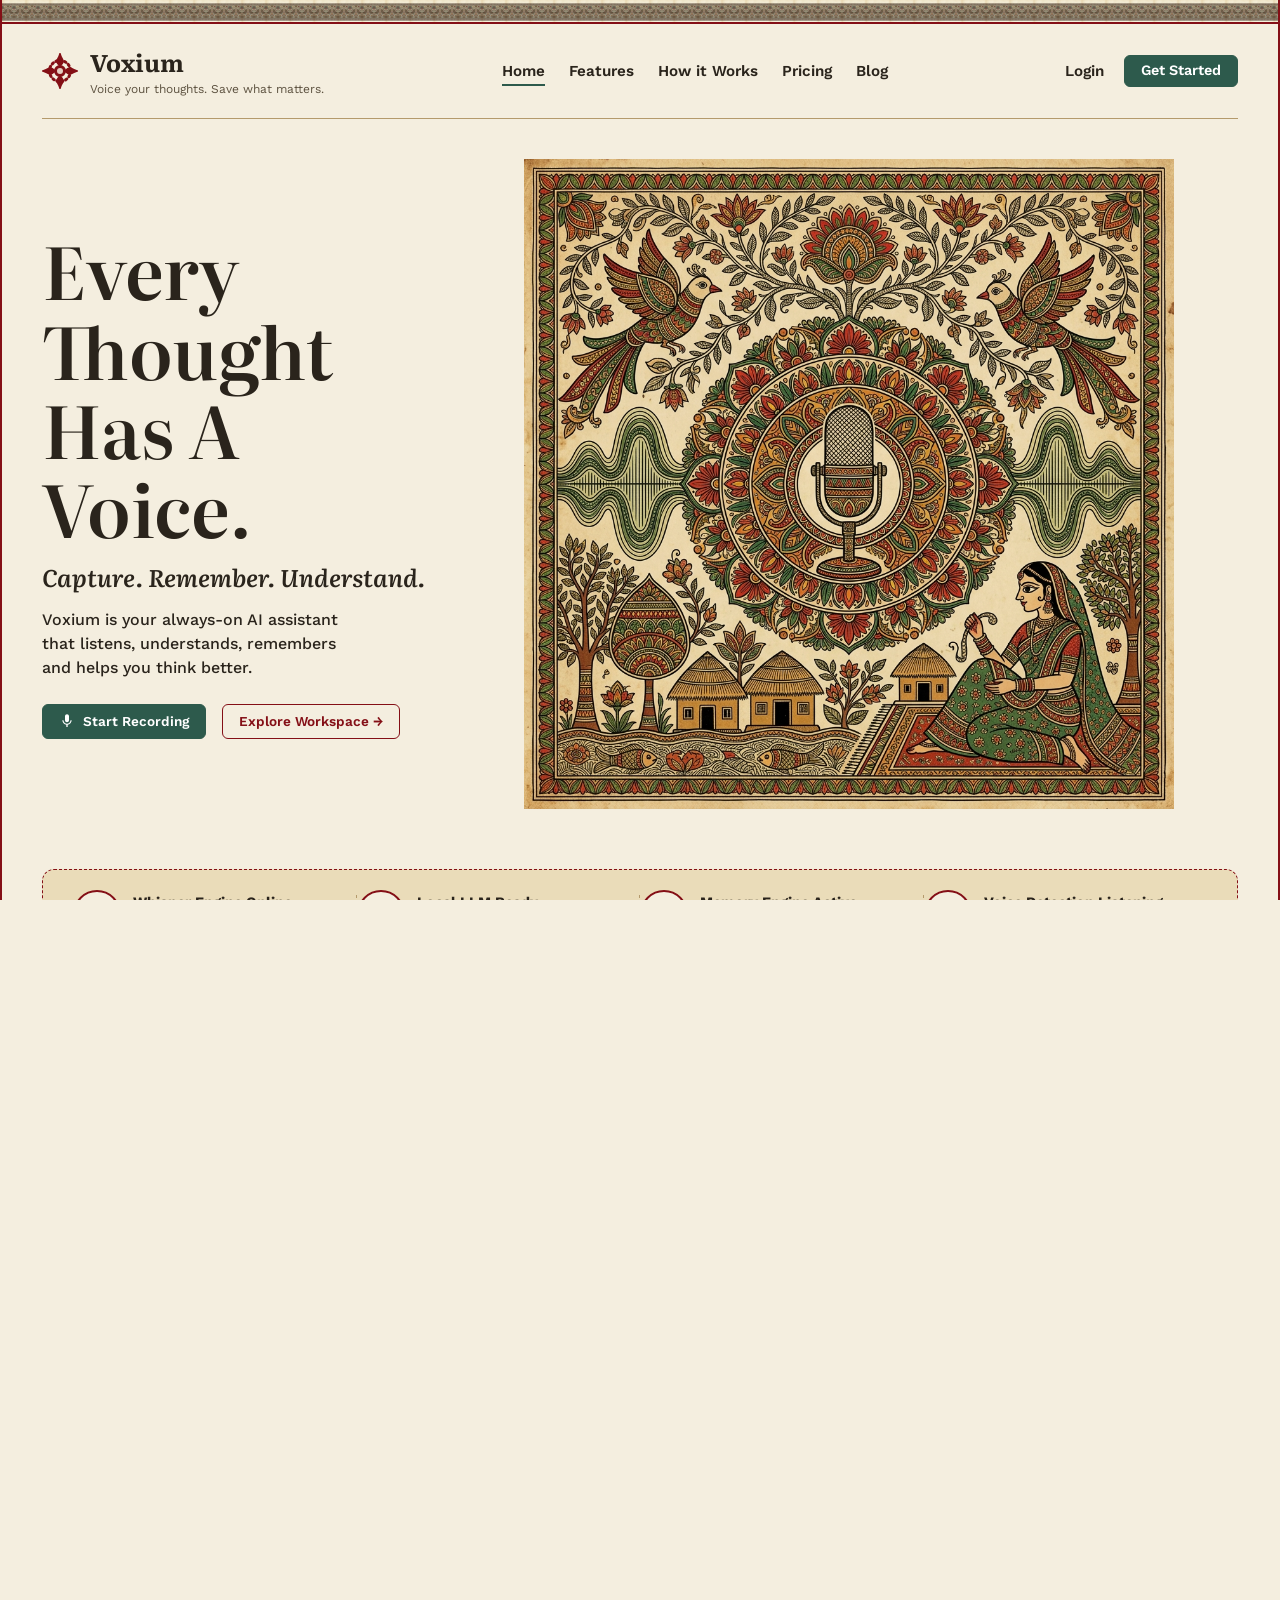
<file: frontend/index.html>
<!DOCTYPE html>
<html lang="en">
<head>
  <meta charset="UTF-8">
  <meta name="viewport" content="width=device-width, initial-scale=1.0">
  <title>Voxium — Voice your thoughts. Save what matters.</title>
  <meta name="description" content="Capture. Remember. Understand.">
  
  <link rel="stylesheet" href="assets/css/variables.css">
  <link rel="stylesheet" href="assets/css/global.css">
  <link rel="stylesheet" href="assets/css/buttons.css">
  <link rel="stylesheet" href="assets/css/landing.css">
</head>
<body>
  
  <div class="page-wrapper">
    <!-- Top Border -->
    <div class="madhubani-border-top"></div>

    <div class="landing-content">
      <!-- 1. NAVIGATION -->
      <header class="navbar-landing">
        <div class="navbar-landing-container">
          <a href="#" class="brand-logo">
            <svg class="brand-logo-icon" viewBox="0 0 24 24" fill="none" stroke="currentColor" stroke-width="2" stroke-linecap="round">
              <circle cx="12" cy="12" r="3" fill="currentColor" fill-opacity="0.15" />
              <path d="M12 2 C13 5 15 5 12 8 C9 5 11 5 12 2 Z" fill="currentColor" />
              <path d="M12 22 C13 19 15 19 12 16 C9 19 11 19 12 22 Z" fill="currentColor" />
              <path d="M2 12 C5 13 5 15 8 12 C5 9 5 11 2 12 Z" fill="currentColor" />
              <path d="M22 12 C19 13 19 15 16 12 C19 9 19 11 22 12 Z" fill="currentColor" />
              <circle cx="12" cy="12" r="7" stroke-dasharray="1 2" />
            </svg>
            <div class="brand-text">
              <span class="brand-name">Voxium</span>
              <span class="brand-tagline">Voice your thoughts. Save what matters.</span>
            </div>
          </a>
          
          <ul class="nav-links">
            <li><a href="#" class="nav-link-item active">Home</a></li>
            <li><a href="#features" class="nav-link-item">Features</a></li>
            <li><a href="#how-it-works" class="nav-link-item">How it Works</a></li>
            <li><a href="#" class="nav-link-item">Pricing</a></li>
            <li><a href="#" class="nav-link-item">Blog</a></li>
          </ul>
          
          <div class="nav-user" style="gap: 12px; cursor: default;">
            <a href="login.html" class="nav-link-item" style="margin-right: 8px;">Login</a>
            <a href="login.html" class="btn btn-primary" style="padding: 6px 16px; font-size: 0.9rem;">Get Started</a>
          </div>
        </div>
      </header>

      <!-- 2. HERO SECTION -->
      <section class="section-hero">
        <div class="hero-left">
          <h1 class="hero-title">Every<br>Thought<br>Has A Voice.</h1>
          <h2 class="hero-subtitle">Capture. Remember. Understand.</h2>
          <p class="hero-desc">Voxium is your always-on AI assistant<br>that listens, understands, remembers<br>and helps you think better.</p>
          <div class="hero-actions">
            <a href="login.html" class="btn btn-primary btn-icon">
              <svg viewBox="0 0 24 24" width="16" height="16"><path d="M12 14c1.66 0 3-1.34 3-3V5c0-1.66-1.34-3-3-3S9 3.34 9 5v6c0 1.66 1.34 3 3 3zm5.3-3c0 3-2.54 5.1-5.3 5.1S6.7 14 6.7 11H5c0 3.41 2.72 6.23 6 6.72V21h2v-3.28c3.28-.48 6-3.3 6-6.72h-1.7z" fill="currentColor"/></svg>
              Start Recording
            </a>
            <a href="dashboard.html" class="btn btn-secondary">Explore Workspace &rarr;</a>
          </div>
        </div>
        <div class="hero-right">
          <img src="assets/img/madhubani_hero.png" alt="Voxium Hero Illustration" class="hero-illustration-img">
        </div>
      </section>

      <!-- 3. STATUS BAR -->
      <section class="status-bar-wrapper">
        <div class="status-bar">
          <div class="status-item">
            <div class="status-icon"><svg viewBox="0 0 24 24" width="24" height="24" fill="none" stroke="var(--primary)" stroke-width="2"><path d="M12 2v20M17 5v14M22 10v4M7 5v14M2 10v4"/></svg></div>
            <div class="status-text">
              <span class="status-label">Whisper Engine Online</span>
              <span class="status-sub"><span class="dot success"></span> Running Smoothly</span>
            </div>
          </div>
          <div class="status-item">
            <div class="status-icon"><svg viewBox="0 0 24 24" width="24" height="24" fill="none" stroke="var(--primary)" stroke-width="2"><path d="M9.5 2A2.5 2.5 0 0 1 12 4.5v15a2.5 2.5 0 0 1-4.96.44 2.5 2.5 0 0 1-2.96-3.08 2.5 2.5 0 0 1-.98-4.36 2.5 2.5 0 0 1 1.94-3.5 2.5 2.5 0 0 1 4.46-7zM14.5 2A2.5 2.5 0 0 0 12 4.5v15a2.5 2.5 0 0 0 4.96.44 2.5 2.5 0 0 0 2.96-3.08 2.5 2.5 0 0 0 .98-4.36 2.5 2.5 0 0 0-1.94-3.5 2.5 2.5 0 0 0-4.46-7z"/></svg></div>
            <div class="status-text">
              <span class="status-label">Local LLM Ready</span>
              <span class="status-sub"><span class="dot success"></span> Model Loaded</span>
            </div>
          </div>
          <div class="status-item">
            <div class="status-icon"><svg viewBox="0 0 24 24" width="24" height="24" fill="none" stroke="var(--primary)" stroke-width="2"><path d="M22 12A10 10 0 1 1 12 2a10 10 0 0 1 10 10zM12 6v6l4 2"/></svg></div>
            <div class="status-text">
              <span class="status-label">Memory Engine Active</span>
              <span class="status-sub"><span class="dot success"></span> SQL + Chroma</span>
            </div>
          </div>
          <div class="status-item">
            <div class="status-icon"><svg viewBox="0 0 24 24" width="24" height="24" fill="none" stroke="var(--primary)" stroke-width="2"><path d="M2 12h4l3-9 5 18 3-9h5"/></svg></div>
            <div class="status-text">
              <span class="status-label">Voice Detection Listening</span>
              <span class="status-sub"><span class="dot success"></span> Always-On</span>
            </div>
          </div>
        </div>
      </section>

      <!-- 4. FEATURES GRID -->
      <section id="features" class="features-grid">
        <!-- Always Listening -->
        <div class="feature-card feature-listening">
          <h3 class="feature-title">Always Listening</h3>
          <p class="feature-desc">Your voice is all you need.</p>
          <div class="switch-illustration">
            <img src="assets/img/madhubani_listening.png" alt="Always Listening" class="feat-img">
          </div>
          <p class="feature-note">☑ Private. Secure. 100% Offline.</p>
        </div>

        <!-- Meeting Mode -->
        <div class="feature-card feature-meeting">
          <div class="card-header">
            <h3 class="feature-title">Meeting Mode</h3>
            <span class="badge offline">Offline</span>
          </div>
          <p class="feature-desc">Record conversations, get live transcriptions, speaker detection, AI summaries and insights.</p>
          <ul class="feature-list">
            <li><svg viewBox="0 0 24 24" width="14" height="14" fill="none" stroke="currentColor" stroke-width="2"><path d="M22 11.08V12a10 10 0 1 1-5.93-9.14"/><polyline points="22 4 12 14.01 9 11.01"/></svg> Live Transcription</li>
            <li><svg viewBox="0 0 24 24" width="14" height="14" fill="none" stroke="currentColor" stroke-width="2"><path d="M22 11.08V12a10 10 0 1 1-5.93-9.14"/><polyline points="22 4 12 14.01 9 11.01"/></svg> Speaker Detection</li>
            <li><svg viewBox="0 0 24 24" width="14" height="14" fill="none" stroke="currentColor" stroke-width="2"><path d="M22 11.08V12a10 10 0 1 1-5.93-9.14"/><polyline points="22 4 12 14.01 9 11.01"/></svg> AI Summaries</li>
            <li><svg viewBox="0 0 24 24" width="14" height="14" fill="none" stroke="currentColor" stroke-width="2"><path d="M22 11.08V12a10 10 0 1 1-5.93-9.14"/><polyline points="22 4 12 14.01 9 11.01"/></svg> Graph Visualizations</li>
          </ul>
          <a href="meeting.html" class="btn btn-primary feature-btn">Go to Meeting Mode &rarr;</a>
          <img src="assets/img/madhubani_meeting.png" alt="Meeting Mode" class="feat-img-absolute feat-img-meeting">
        </div>

        <!-- Document Editor -->
        <div class="feature-card feature-editor">
          <h3 class="feature-title">Document Editor</h3>
          <p class="feature-desc">Dictate your thoughts, edit with ease, ask questions, rewrite and organize your ideas beautifully.</p>
          <ul class="feature-list">
            <li><svg viewBox="0 0 24 24" width="14" height="14" fill="none" stroke="currentColor" stroke-width="2"><path d="M22 11.08V12a10 10 0 1 1-5.93-9.14"/><polyline points="22 4 12 14.01 9 11.01"/></svg> Voice Dictation</li>
            <li><svg viewBox="0 0 24 24" width="14" height="14" fill="none" stroke="currentColor" stroke-width="2"><path d="M22 11.08V12a10 10 0 1 1-5.93-9.14"/><polyline points="22 4 12 14.01 9 11.01"/></svg> Smart Formatting</li>
            <li><svg viewBox="0 0 24 24" width="14" height="14" fill="none" stroke="currentColor" stroke-width="2"><path d="M22 11.08V12a10 10 0 1 1-5.93-9.14"/><polyline points="22 4 12 14.01 9 11.01"/></svg> AI Rewrite & Q/A</li>
            <li><svg viewBox="0 0 24 24" width="14" height="14" fill="none" stroke="currentColor" stroke-width="2"><path d="M22 11.08V12a10 10 0 1 1-5.93-9.14"/><polyline points="22 4 12 14.01 9 11.01"/></svg> Semantic Search</li>
          </ul>
          <a href="editor.html" class="btn btn-primary feature-btn">Open Editor &rarr;</a>
          <img src="assets/img/madhubani_editor.png" alt="Document Editor" class="feat-img-absolute feat-img-editor">
        </div>
      </section>

      <!-- 5. KNOWLEDGE RIVER -->
      <section id="how-it-works" class="river-section">
        <div class="river-left">
          <h3 class="river-title">Your Knowledge River</h3>
          <p class="river-desc">All your notes, meetings and ideas flow together. Search, rediscover and build on them anytime.</p>
          <a href="notes.html" class="btn btn-primary">Explore Memory &rarr;</a>
        </div>
        <div class="river-right">
          <img src="assets/img/madhubani_river.png" alt="Knowledge River" class="river-img">
        </div>
      </section>

      <!-- 6. ASK VOXIUM -->
      <section class="ask-section">
        <div class="ask-left">
          <img src="assets/img/madhubani_owl.png" alt="Owl Assistant" class="owl-img">
        </div>
        <div class="ask-content">
          <h3 class="ask-title">Ask Voxium</h3>
          <p class="ask-subtitle">Your AI Voice Assistant</p>
          <div class="suggestion-chips">
            <div class="chip">
              <svg viewBox="0 0 24 24" width="16" height="16" fill="none" stroke="var(--primary)"><path d="M21 15a2 2 0 0 1-2 2H7l-4 4V5a2 2 0 0 1 2-2h14a2 2 0 0 1 2 2z"/></svg>
              <span>"Summarize my meeting from yesterday"</span>
            </div>
            <div class="chip">
              <svg viewBox="0 0 24 24" width="16" height="16" fill="none" stroke="var(--primary)"><path d="M21 15a2 2 0 0 1-2 2H7l-4 4V5a2 2 0 0 1 2-2h14a2 2 0 0 1 2 2z"/></svg>
              <span>"Find my notes on satellite project ideas"</span>
            </div>
            <div class="chip">
              <svg viewBox="0 0 24 24" width="16" height="16" fill="none" stroke="var(--primary)"><path d="M21 15a2 2 0 0 1-2 2H7l-4 4V5a2 2 0 0 1 2-2h14a2 2 0 0 1 2 2z"/></svg>
              <span>"Rewrite this in a more professional tone"</span>
            </div>
            <div class="chip">
              <svg viewBox="0 0 24 24" width="16" height="16" fill="none" stroke="var(--primary)"><path d="M21 15a2 2 0 0 1-2 2H7l-4 4V5a2 2 0 0 1 2-2h14a2 2 0 0 1 2 2z"/></svg>
              <span>"Show my discussion about AI architecture"</span>
            </div>
          </div>
        </div>
        <div class="ask-mic">
          <div class="mic-circle-bg">
            <button class="mic-button">
              <svg viewBox="0 0 24 24" width="32" height="32" fill="currentColor"><path d="M12 14c1.66 0 3-1.34 3-3V5c0-1.66-1.34-3-3-3S9 3.34 9 5v6c0 1.66 1.34 3 3 3zm5.3-3c0 3-2.54 5.1-5.3 5.1S6.7 14 6.7 11H5c0 3.41 2.72 6.23 6 6.72V21h2v-3.28c3.28-.48 6-3.3 6-6.72h-1.7z"/></svg>
            </button>
          </div>
          <span class="mic-hint">Tap to speak<br>or just talk...</span>
        </div>
      </section>
    </div>
    
    <!-- Bottom Border -->
    <div class="madhubani-border-bottom"></div>
  </div>

  <script src="js/landing.js"></script>
</body>
</html>
</file>
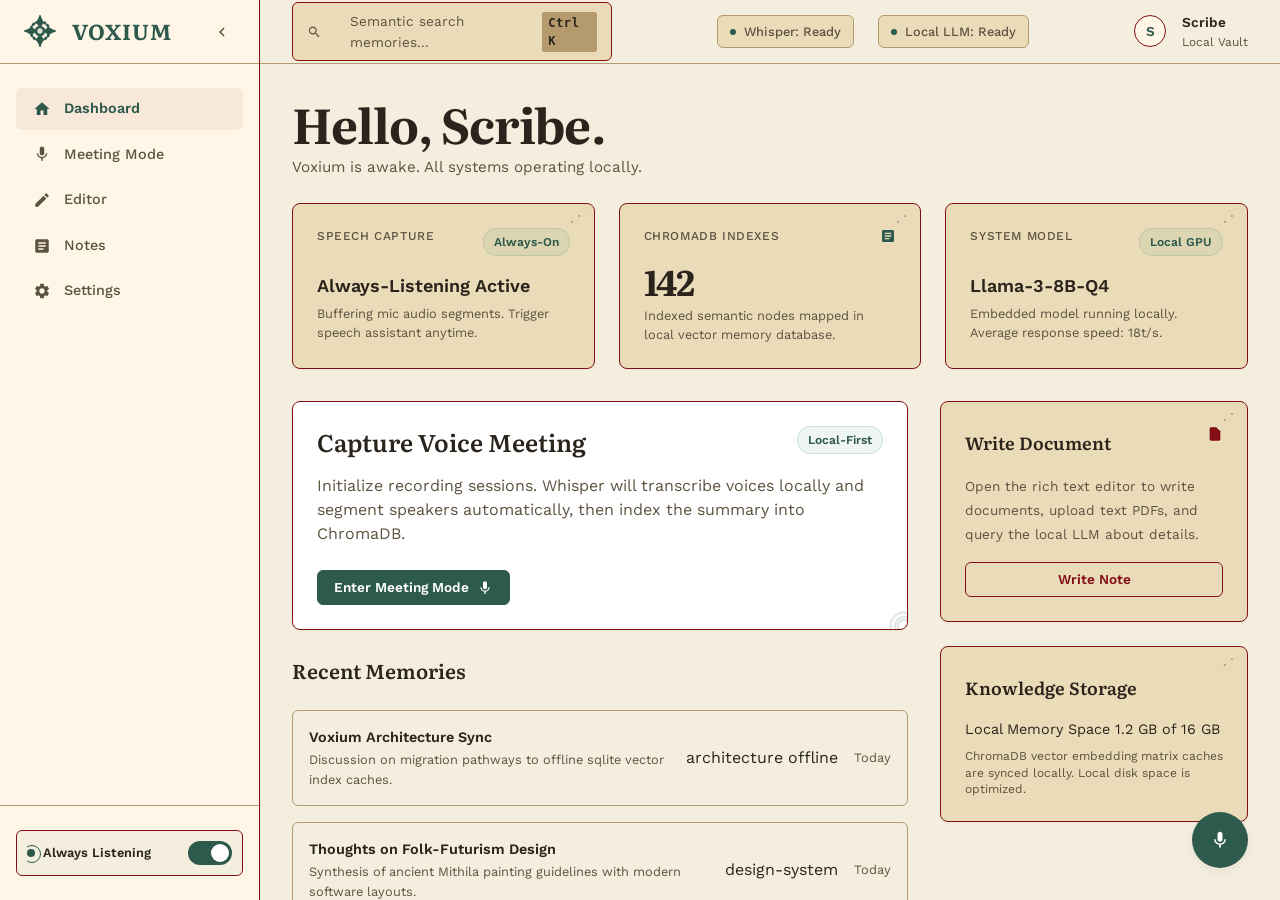
<file: frontend/dashboard.html>
<!DOCTYPE html>
<html lang="en">
<head>
  <meta charset="UTF-8">
  <meta name="viewport" content="width=device-width, initial-scale=1.0">
  <title>Voxium Dashboard — Personal Memory System</title>
  <meta name="description" content="Manage your personal memory vault. Review transcripts, explore knowledge graphs, and write notes securely.">
  
  <!-- Core Design System Stylesheets -->
  <link rel="stylesheet" href="assets/css/variables.css">
  <link rel="stylesheet" href="assets/css/global.css">
  <link rel="stylesheet" href="assets/css/layout.css">
  <link rel="stylesheet" href="assets/css/sidebar.css">
  <link rel="stylesheet" href="assets/css/navbar.css">
  <link rel="stylesheet" href="assets/css/buttons.css">
  <link rel="stylesheet" href="assets/css/cards.css">
  <link rel="stylesheet" href="assets/css/forms.css">
  <link rel="stylesheet" href="assets/css/responsive.css">
</head>
<body>
  <div class="app-container">
    
    <!-- 1. LEFT SIDEBAR NAVIGATION PANEL -->
    <aside class="sidebar">
      <div class="sidebar-header">
        <div class="sidebar-logo" onclick="window.location.href='dashboard.html'">
            <!-- Refined Madhubani Sun/Lotus Icon Accent (15% visual weight) -->
            <svg class="logo-icon" viewBox="0 0 24 24" fill="none" stroke="currentColor" stroke-width="2" stroke-linecap="round">
              <circle cx="12" cy="12" r="3" fill="currentColor" fill-opacity="0.15" />
              <path d="M12 2 C13 5 15 5 12 8 C9 5 11 5 12 2 Z" fill="currentColor" />
              <path d="M12 22 C13 19 15 19 12 16 C9 19 11 19 12 22 Z" fill="currentColor" />
              <path d="M2 12 C5 13 5 15 8 12 C5 9 5 11 2 12 Z" fill="currentColor" />
              <path d="M22 12 C19 13 19 15 16 12 C19 9 19 11 22 12 Z" fill="currentColor" />
              <circle cx="12" cy="12" r="7" stroke-dasharray="1 2" />
            </svg>
          <span class="logo-text">VOXIUM</span>
        </div>
        <button id="sidebar-toggle-btn" class="sidebar-toggle" title="Toggle Navigation Menu">
          <svg viewBox="0 0 24 24" width="18" height="18">
            <path d="M15.41 7.41L14 6l-6 6 6 6 1.41-1.41L10.83 12z" fill="currentColor"/>
          </svg>
        </button>
      </div>
      
      <nav style="flex:1;">
        <ul class="sidebar-nav">
          <li>
            <a href="dashboard.html" class="nav-item-link active">
              <span class="nav-item-icon">
                <svg viewBox="0 0 24 24" width="18" height="18"><path d="M10 20v-6h4v6h5v-8h3L12 3 2 12h3v8z" fill="currentColor"/></svg>
              </span>
              <span class="nav-item-label">Dashboard</span>
            </a>
          </li>
          <li>
            <a href="meeting.html" class="nav-item-link">
              <span class="nav-item-icon">
                <svg viewBox="0 0 24 24" width="18" height="18"><path d="M12 14c1.66 0 3-1.34 3-3V5c0-1.66-1.34-3-3-3S9 3.34 9 5v6c0 1.66 1.34 3 3 3zm5.3-3c0 3-2.54 5.1-5.3 5.1S6.7 14 6.7 11H5c0 3.41 2.72 6.23 6 6.72V21h2v-3.28c3.28-.48 6-3.3 6-6.72h-1.7z" fill="currentColor"/></svg>
              </span>
              <span class="nav-item-label">Meeting Mode</span>
            </a>
          </li>
          <li>
            <a href="editor.html" class="nav-item-link">
              <span class="nav-item-icon">
                <svg viewBox="0 0 24 24" width="18" height="18"><path d="M3 17.25V21h3.75L17.81 9.94l-3.75-3.75L3 17.25zM20.71 7.04c.39-.39.39-1.02 0-1.41l-2.34-2.34c-.39-.39-1.02-.39-1.41 0l-1.83 1.83 3.75 3.75 1.83-1.83z" fill="currentColor"/></svg>
              </span>
              <span class="nav-item-label">Editor</span>
            </a>
          </li>
          <li>
            <a href="notes.html" class="nav-item-link">
              <span class="nav-item-icon">
                <svg viewBox="0 0 24 24" width="18" height="18"><path d="M19 3H5c-1.1 0-2 .9-2 2v14c0 1.1.9 2 2 2h14c1.1 0 2-.9 2-2V5c0-1.1-.9-2-2-2zm-5 14H7v-2h7v2zm3-4H7v-2h10v2zm0-4H7V7h10v2z" fill="currentColor"/></svg>
              </span>
              <span class="nav-item-label">Notes</span>
            </a>
          </li>
          <li>
            <a href="settings.html" class="nav-item-link">
              <span class="nav-item-icon">
                <svg viewBox="0 0 24 24" width="18" height="18"><path d="M19.14 12.94c.04-.3.06-.61.06-.94 0-.32-.02-.64-.07-.94l2.03-1.58c.18-.14.23-.41.12-.61l-1.92-3.32c-.12-.22-.37-.29-.59-.22l-2.39.96c-.5-.38-1.03-.7-1.62-.94l-.36-2.54c-.04-.24-.24-.41-.48-.41h-3.84c-.24 0-.43.17-.47.41l-.36 2.54c-.59.24-1.13.57-1.62.94l-2.39-.96c-.22-.08-.47 0-.59.22L2.74 8.87c-.12.21-.08.47.12.61l2.03 1.58c-.05.3-.09.63-.09.94s.02.64.07.94l-2.03 1.58c-.18.14-.23.41-.12.61l1.92 3.32c.12.22.37.29.59.22l2.39-.96c.5.38 1.03.7 1.62.94l.36 2.54c.05.24.24.41.48.41h3.84c.24 0 .44-.17.47-.41l.36-2.54c.59-.24 1.13-.56 1.62-.94l2.39.96c.22.08.47 0 .59-.22l1.92-3.32c.12-.22.07-.47-.12-.61l-2.01-1.58zM12 15.6c-1.98 0-3.6-1.62-3.6-3.6s1.62-3.6 3.6-3.6 3.6 1.62 3.6 3.6-1.62 3.6-3.6 3.6z" fill="currentColor"/></svg>
              </span>
              <span class="nav-item-label">Settings</span>
            </a>
          </li>
        </ul>
      </nav>
      
      <div class="sidebar-footer">
        <div class="listening-panel">
          <div class="listening-info">
            <span class="listening-badge active"></span>
            <span class="listening-text">Always Listening</span>
          </div>
          <label class="switch-control" style="padding:0;">
            <input type="checkbox" class="switch-input listening-toggle" checked>
            <span class="switch-slider"></span>
          </label>
        </div>
      </div>
    </aside>
    
    <!-- 2. TOP NAVIGATION BAR -->
    <div class="main-content">
      <header class="navbar">
        <div class="nav-search-trigger" title="Global command palette">
          <svg viewBox="0 0 24 24" width="16" height="16" class="search-icon-svg"><path d="M15.5 14h-.79l-.28-.27C15.41 12.59 16 11.11 16 9.5 16 5.91 13.09 3 9.5 3S3 5.91 3 9.5 5.91 16 9.5 16c1.61 0 3.09-.59 4.23-1.57l.27.28v.79l5 4.99L20.49 19l-4.99-5zm-6 0C7.01 14 5 11.99 5 9.5S7.01 5 9.5 5 14 7.01 14 9.5 11.99 14 9.5 14z" fill="currentColor"/></svg>
          <span>Semantic search memories...</span>
          <span class="search-hint">Ctrl K</span>
        </div>
        
        <div class="nav-stats">
          <div class="stat-badge">
            <span id="whisper-status-dot" class="stat-indicator"></span>
            <span id="whisper-status-label">Whisper: Offline</span>
          </div>
          <div class="stat-badge">
            <span id="llm-status-dot" class="stat-indicator"></span>
            <span id="llm-status-label">LLM: Offline</span>
          </div>
        </div>
        
        <div class="nav-user" onclick="window.location.href='settings.html'">
          <div class="user-avatar">S</div>
          <div class="user-info">
            <span class="user-name">Scribe</span>
            <span class="user-role">Local Vault</span>
          </div>
        </div>
      </header>
      
      <!-- 3. SCROLLABLE CONTENT BODY AREA -->
      <main class="content-wrapper">
        <section class="section-header mb-4">
          <h2 class="display-lg">Hello, Scribe.</h2>
          <p class="subtitle">Voxium is awake. All systems operating locally.</p>
        </section>
        
        <!-- Top row: Status indicators & metrics -->
        <div class="grid-3 mb-4">
          <div class="card card-hover">
            <div class="vine-corner-tr"></div>
            <div class="card-header">
              <span class="label-sm text-muted">Speech Capture</span>
              <span class="status-pill status-pill-success">Always-On</span>
            </div>
            <div class="card-body">
              <p class="body-lg" id="always-listening-status-text" style="font-weight:600; margin-bottom: 4px;">Always-Listening Active</p>
              <p class="text-muted" style="font-size:0.8rem;">Buffering mic audio segments. Trigger speech assistant anytime.</p>
            </div>
          </div>
          
          <div class="card card-hover">
            <div class="vine-corner-tr"></div>
            <div class="card-header">
              <span class="label-sm text-muted">ChromaDB Indexes</span>
              <svg viewBox="0 0 24 24" width="16" height="16" style="color:var(--primary);"><path d="M19 3H5c-1.1 0-2 .9-2 2v14c0 1.1.9 2 2 2h14c1.1 0 2-.9 2-2V5c0-1.1-.9-2-2-2zm-5 14H7v-2h7v2zm3-4H7v-2h10v2zm0-4H7V7h10v2z" fill="currentColor"/></svg>
            </div>
            <div class="card-body">
              <p class="display-lg" id="db-total-notes-card" style="font-size: 2.2rem; line-height:1.2; margin-bottom: 4px;">142</p>
              <p class="text-muted" style="font-size:0.8rem;">Indexed semantic nodes mapped in local vector memory database.</p>
            </div>
          </div>
          
          <div class="card card-hover">
            <div class="vine-corner-tr"></div>
            <div class="card-header">
              <span class="label-sm text-muted">System Model</span>
              <span class="status-pill status-pill-success">Local GPU</span>
            </div>
            <div class="card-body">
              <p class="body-lg" style="font-weight:600; margin-bottom: 4px;">Llama-3-8B-Q4</p>
              <p class="text-muted" style="font-size:0.8rem;">Embedded model running locally. Average response speed: 18t/s.</p>
            </div>
          </div>
        </div>
        
        <!-- Middle section: Main quick-links panels split -->
        <div class="grid-main-side mb-4">
          <div class="flex-column" style="gap:var(--space-3);">
            <!-- Meeting Mode Panel Card -->
            <div class="card" style="background-color: #ffffff; border-width: 1px;">
              <!-- Minimal floral accent icon inside onboarding/dashboard card corner -->
              <svg class="folk-accent-icon" viewBox="0 0 24 24" width="36" height="36" fill="none" stroke="currentColor" stroke-width="1.5">
                <circle cx="12" cy="12" r="9" />
                <path d="M12 6c-3.3 0-6 2.7-6 6s2.7 6 6 6 6-2.7 6-6-2.7-6-6-6zm0 2c2.2 0 4 1.8 4 4s-1.8 4-4 4-4-1.8-4-4 1.8-4 4-4z" />
              </svg>
              <div class="card-header">
                <h3 class="headline-md">Capture Voice Meeting</h3>
                <span class="status-pill status-pill-success">Local-First</span>
              </div>
              <div class="card-body" style="margin-bottom:var(--space-3);">
                <p class="body-md text-muted" style="max-width: 580px;">
                  Initialize recording sessions. Whisper will transcribe voices locally and segment speakers automatically, then index the summary into ChromaDB.
                </p>
              </div>
              <div>
                <a href="meeting.html" class="btn btn-primary">
                  <span>Enter Meeting Mode</span>
                  <svg viewBox="0 0 24 24" width="16" height="16"><path d="M12 14c1.66 0 3-1.34 3-3V5c0-1.66-1.34-3-3-3S9 3.34 9 5v6c0 1.66 1.34 3 3 3zm5.3-3c0 3-2.54 5.1-5.3 5.1S6.7 14 6.7 11H5c0 3.41 2.72 6.23 6 6.72V21h2v-3.28c3.28-.48 6-3.3 6-6.72h-1.7z" fill="currentColor"/></svg>
                </a>
              </div>
            </div>
            
            <!-- Recent notes -->
            <div>
              <h3 class="headline-md mb-3" style="font-size: 1.25rem;">Recent Memories</h3>
              <div class="list-card">
                <div class="list-item" onclick="window.location.href='editor.html?id=n1'" style="cursor:pointer;">
                  <div class="list-item-content">
                    <div class="list-item-title">Voxium Architecture Sync</div>
                    <div class="list-item-desc">Discussion on migration pathways to offline sqlite vector index caches.</div>
                  </div>
                  <div class="note-tags-row" style="margin: 0 16px 0 0;">
                    <span class="tag-label">architecture</span>
                    <span class="tag-label">offline</span>
                  </div>
                  <span class="body-md text-muted" style="font-size: 0.8rem;">Today</span>
                </div>
                
                <div class="list-item" onclick="window.location.href='editor.html?id=n2'" style="cursor:pointer;">
                  <div class="list-item-content">
                    <div class="list-item-title">Thoughts on Folk-Futurism Design</div>
                    <div class="list-item-desc">Synthesis of ancient Mithila painting guidelines with modern software layouts.</div>
                  </div>
                  <div class="note-tags-row" style="margin: 0 16px 0 0;">
                    <span class="tag-label">design-system</span>
                  </div>
                  <span class="body-md text-muted" style="font-size: 0.8rem;">Today</span>
                </div>
              </div>
            </div>
          </div>
          
          <!-- Sidebar widgets: Editor Card & Memory status -->
          <div class="flex-column" style="gap:var(--space-3);">
            <div class="card card-hover">
              <div class="vine-corner-tr"></div>
              <div class="card-header">
                <h4 class="headline-md" style="font-size: 1.1rem;">Write Document</h4>
                <svg viewBox="0 0 24 24" width="16" height="16" style="color:var(--secondary);"><path d="M14 2H6a2 2 0 0 0-2 2v16a2 2 0 0 0 2 2h12a2 2 0 0 0 2-2V8z" fill="currentColor"/></svg>
              </div>
              <div class="card-body mb-2">
                <p class="body-md text-muted" style="font-size: 0.85rem;">
                  Open the rich text editor to write documents, upload text PDFs, and query the local LLM about details.
                </p>
              </div>
              <div>
                <a href="editor.html" class="btn btn-secondary" style="width: 100%;">Write Note</a>
              </div>
            </div>
            
            <div class="card">
              <div class="vine-corner-tr"></div>
              <div class="card-header">
                <h4 class="headline-md" style="font-size: 1.1rem;">Knowledge Storage</h4>
              </div>
              <div class="card-body">
                <div class="db-stats-card" style="background-color: transparent; border:none; padding:0; margin:0;">
                  <div class="db-labels-row mb-1">
                    <span>Local Memory Space</span>
                    <span>1.2 GB of 16 GB</span>
                  </div>
                  <div class="db-gauge-container">
                    <div class="db-gauge-bar" style="width: 8%;"></div>
                  </div>
                  <p class="text-muted" style="font-size: 0.75rem; margin-top: 8px; line-height: 1.35;">
                    ChromaDB vector embedding matrix caches are synced locally. Local disk space is optimized.
                  </p>
                </div>
              </div>
            </div>
          </div>
        </div>
      </main>
    </div>
  </div>

  <!-- FLOATING VOICE BUTTON -->
  <button class="btn-voice-float" title="Ask Voxium Assistant" aria-label="Activate Voice Assistant">
    <!-- Icon representing a minimal sound wave / speech mic -->
    <svg viewBox="0 0 24 24" width="20" height="20">
      <path d="M12 14c1.66 0 3-1.34 3-3V5c0-1.66-1.34-3-3-3S9 3.34 9 5v6c0 1.66 1.34 3 3 3zm5.3-3c0 3-2.54 5.1-5.3 5.1S6.7 14 6.7 11H5c0 3.41 2.72 6.23 6 6.72V21h2v-3.28c3.28-.48 6-3.3 6-6.72h-1.7z" fill="currentColor"/>
    </svg>
  </button>

  <!-- SEARCH MODAL OVERLAY -->
  <div id="search-modal" class="search-modal">
    <div class="search-box">
      <div class="search-input-wrapper">
        <svg viewBox="0 0 24 24" width="20" height="20" class="search-icon-svg"><path d="M15.5 14h-.79l-.28-.27C15.41 12.59 16 11.11 16 9.5 16 5.91 13.09 3 9.5 3S3 5.91 3 9.5 5.91 16 9.5 16c1.61 0 3.09-.59 4.23-1.57l.27.28v.79l5 4.99L20.49 19l-4.99-5zm-6 0C7.01 14 5 11.99 5 9.5S7.01 5 9.5 5 14 7.01 14 9.5 11.99 14 9.5 14z" fill="currentColor"/></svg>
        <input type="text" id="search-modal-input" class="search-modal-input" placeholder="Ask questions or type to search memories...">
      </div>
      <div id="search-results" class="search-results">
        <div style="padding: 24px; text-align: center; color: var(--muted); font-size: 0.85rem;">
          Type to search semantic memories and transcript segments...
        </div>
      </div>
      <div class="search-modal-footer">
        <span>Press <kbd>Esc</kbd> to exit</span>
        <span>Use <kbd>↑</kbd><kbd>↓</kbd> to navigate</span>
        <span>Press <kbd>Enter</kbd> to select</span>
      </div>
    </div>
  </div>

  <!-- Common & Page JS Modules -->
  <script src="js/utils.js"></script>
  <script src="js/animations.js"></script>
  <script src="js/app.js"></script>
  <script src="js/sidebar.js"></script>
  <script src="js/navbar.js"></script>
  <script src="js/voice.js"></script>
</body>
</html>
</file>
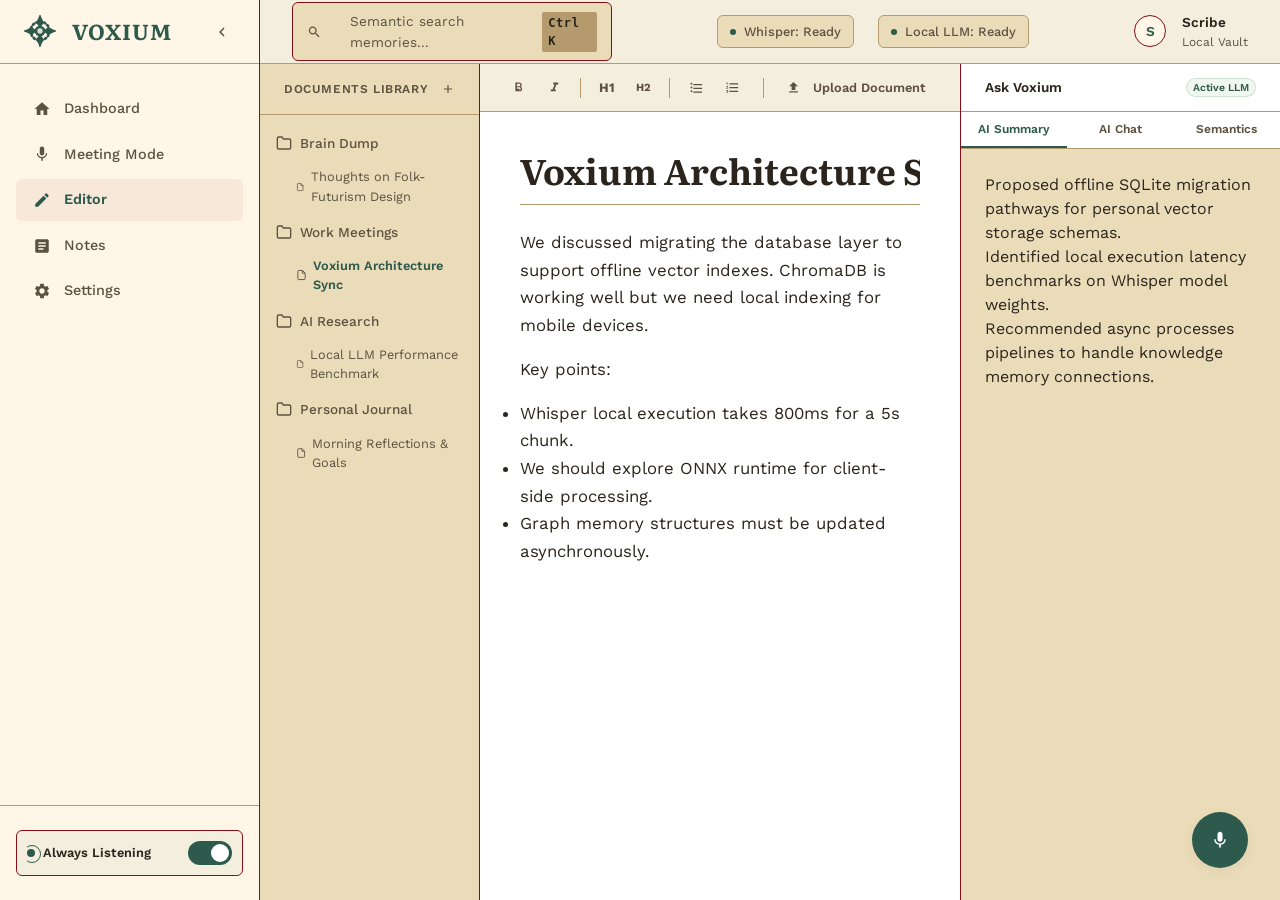
<file: frontend/editor.html>
<!DOCTYPE html>
<html lang="en">
<head>
  <meta charset="UTF-8">
  <meta name="viewport" content="width=device-width, initial-scale=1.0">
  <title>Document Editor — Voxium</title>
  <meta name="description" content="Edit documents, upload files, and collaborate with your local AI second brain.">
  
  <!-- Core Design System Stylesheets -->
  <link rel="stylesheet" href="assets/css/variables.css">
  <link rel="stylesheet" href="assets/css/global.css">
  <link rel="stylesheet" href="assets/css/layout.css">
  <link rel="stylesheet" href="assets/css/sidebar.css">
  <link rel="stylesheet" href="assets/css/navbar.css">
  <link rel="stylesheet" href="assets/css/buttons.css">
  <link rel="stylesheet" href="assets/css/cards.css">
  <link rel="stylesheet" href="assets/css/forms.css">
  <!-- Page Specific Style -->
  <link rel="stylesheet" href="assets/css/editor.css">
  <link rel="stylesheet" href="assets/css/responsive.css">
</head>
<body>
  <div class="app-container">
    
    <!-- 1. LEFT SIDEBAR NAVIGATION PANEL -->
    <aside class="sidebar">
      <div class="sidebar-header">
        <div class="sidebar-logo" onclick="window.location.href='dashboard.html'">
          <!-- Refined Madhubani Sun/Lotus Icon Accent (15% visual weight) -->
          <svg class="logo-icon" viewBox="0 0 24 24" fill="none" stroke="currentColor" stroke-width="2" stroke-linecap="round">
            <circle cx="12" cy="12" r="3" fill="currentColor" fill-opacity="0.15" />
            <path d="M12 2 C13 5 15 5 12 8 C9 5 11 5 12 2 Z" fill="currentColor" />
            <path d="M12 22 C13 19 15 19 12 16 C9 19 11 19 12 22 Z" fill="currentColor" />
            <path d="M2 12 C5 13 5 15 8 12 C5 9 5 11 2 12 Z" fill="currentColor" />
            <path d="M22 12 C19 13 19 15 16 12 C19 9 19 11 22 12 Z" fill="currentColor" />
            <circle cx="12" cy="12" r="7" stroke-dasharray="1 2" />
          </svg>
          <span class="logo-text">VOXIUM</span>
        </div>
        <button id="sidebar-toggle-btn" class="sidebar-toggle" title="Toggle Navigation Menu">
          <svg viewBox="0 0 24 24" width="18" height="18">
            <path d="M15.41 7.41L14 6l-6 6 6 6 1.41-1.41L10.83 12z" fill="currentColor"/>
          </svg>
        </button>
      </div>
      
      <nav style="flex:1;">
        <ul class="sidebar-nav">
          <li>
            <a href="dashboard.html" class="nav-item-link">
              <span class="nav-item-icon">
                <svg viewBox="0 0 24 24" width="18" height="18"><path d="M10 20v-6h4v6h5v-8h3L12 3 2 12h3v8z" fill="currentColor"/></svg>
              </span>
              <span class="nav-item-label">Dashboard</span>
            </a>
          </li>
          <li>
            <a href="meeting.html" class="nav-item-link">
              <span class="nav-item-icon">
                <svg viewBox="0 0 24 24" width="18" height="18"><path d="M12 14c1.66 0 3-1.34 3-3V5c0-1.66-1.34-3-3-3S9 3.34 9 5v6c0 1.66 1.34 3 3 3zm5.3-3c0 3-2.54 5.1-5.3 5.1S6.7 14 6.7 11H5c0 3.41 2.72 6.23 6 6.72V21h2v-3.28c3.28-.48 6-3.3 6-6.72h-1.7z" fill="currentColor"/></svg>
              </span>
              <span class="nav-item-label">Meeting Mode</span>
            </a>
          </li>
          <li>
            <a href="editor.html" class="nav-item-link active">
              <span class="nav-item-icon">
                <svg viewBox="0 0 24 24" width="18" height="18"><path d="M3 17.25V21h3.75L17.81 9.94l-3.75-3.75L3 17.25zM20.71 7.04c.39-.39.39-1.02 0-1.41l-2.34-2.34c-.39-.39-1.02-.39-1.41 0l-1.83 1.83 3.75 3.75 1.83-1.83z" fill="currentColor"/></svg>
              </span>
              <span class="nav-item-label">Editor</span>
            </a>
          </li>
          <li>
            <a href="notes.html" class="nav-item-link">
              <span class="nav-item-icon">
                <svg viewBox="0 0 24 24" width="18" height="18"><path d="M19 3H5c-1.1 0-2 .9-2 2v14c0 1.1.9 2 2 2h14c1.1 0 2-.9 2-2V5c0-1.1-.9-2-2-2zm-5 14H7v-2h7v2zm3-4H7v-2h10v2zm0-4H7V7h10v2z" fill="currentColor"/></svg>
              </span>
              <span class="nav-item-label">Notes</span>
            </a>
          </li>
          <li>
            <a href="settings.html" class="nav-item-link">
              <span class="nav-item-icon">
                <svg viewBox="0 0 24 24" width="18" height="18"><path d="M19.14 12.94c.04-.3.06-.61.06-.94 0-.32-.02-.64-.07-.94l2.03-1.58c.18-.14.23-.41.12-.61l-1.92-3.32c-.12-.22-.37-.29-.59-.22l-2.39.96c-.5-.38-1.03-.7-1.62-.94l-.36-2.54c-.04-.24-.24-.41-.48-.41h-3.84c-.24 0-.43.17-.47.41l-.36 2.54c-.59.24-1.13.57-1.62.94l-2.39-.96c-.22-.08-.47 0-.59.22L2.74 8.87c-.12.21-.08.47.12.61l2.03 1.58c-.05.3-.09.63-.09.94s.02.64.07.94l-2.03 1.58c-.18.14-.23.41-.12.61l1.92 3.32c.12.22.37.29.59.22l2.39-.96c.5.38 1.03.7 1.62.94l.36 2.54c.05.24.24.41.48.41h3.84c.24 0 .44-.17.47-.41l.36-2.54c.59-.24 1.13-.56 1.62-.94l2.39.96c.22.08.47 0 .59-.22l1.92-3.32c.12-.22.07-.47-.12-.61l-2.01-1.58zM12 15.6c-1.98 0-3.6-1.62-3.6-3.6s1.62-3.6 3.6-3.6 3.6 1.62 3.6 3.6-1.62 3.6-3.6 3.6z" fill="currentColor"/></svg>
              </span>
              <span class="nav-item-label">Settings</span>
            </a>
          </li>
        </ul>
      </nav>
      
      <div class="sidebar-footer">
        <div class="listening-panel">
          <div class="listening-info">
            <span class="listening-badge active"></span>
            <span class="listening-text">Always Listening</span>
          </div>
          <label class="switch-control" style="padding:0;">
            <input type="checkbox" class="switch-input listening-toggle" checked>
            <span class="switch-slider"></span>
          </label>
        </div>
      </div>
    </aside>
    
    <!-- 2. TOP NAVIGATION BAR -->
    <div class="main-content">
      <header class="navbar">
        <div class="nav-search-trigger" title="Global command palette">
          <svg viewBox="0 0 24 24" width="16" height="16" class="search-icon-svg"><path d="M15.5 14h-.79l-.28-.27C15.41 12.59 16 11.11 16 9.5 16 5.91 13.09 3 9.5 3S3 5.91 3 9.5 5.91 16 9.5 16c1.61 0 3.09-.59 4.23-1.57l.27.28v.79l5 4.99L20.49 19l-4.99-5zm-6 0C7.01 14 5 11.99 5 9.5S7.01 5 9.5 5 14 7.01 14 9.5 11.99 14 9.5 14z" fill="currentColor"/></svg>
          <span>Semantic search memories...</span>
          <span class="search-hint">Ctrl K</span>
        </div>
        
        <div class="nav-stats">
          <div class="stat-badge">
            <span id="whisper-status-dot" class="stat-indicator"></span>
            <span id="whisper-status-label">Whisper: Offline</span>
          </div>
          <div class="stat-badge">
            <span id="llm-status-dot" class="stat-indicator"></span>
            <span id="llm-status-label">LLM: Offline</span>
          </div>
        </div>
        
        <div class="nav-user" onclick="window.location.href='settings.html'">
          <div class="user-avatar">S</div>
          <div class="user-info">
            <span class="user-name">Scribe</span>
            <span class="user-role">Local Vault</span>
          </div>
        </div>
      </header>
      
      <!-- 3. DOCUMENT EDITOR MAIN AREA (NO PADDING - USES SPLIT SIDEBARS) -->
      <main class="editor-layout">
        
        <!-- Left folder directory tree -->
        <aside class="editor-folders-sidebar">
          <div class="folders-header">
            <span>Documents Library</span>
            <!-- Minimal accent action -->
            <svg viewBox="0 0 24 24" width="14" height="14" style="color:var(--muted); cursor:pointer;"><path d="M19 13h-6v6h-2v-6H5v-2h6V5h2v6h6v2z" fill="currentColor"/></svg>
          </div>
          <ul class="folder-tree" id="folder-tree-list">
            <!-- Simulated folder tree lists -->
          </ul>
        </aside>
        
        <!-- Center core text sheet workspace -->
        <section class="editor-workspace">
          
          <!-- Editing actions formatting toolbar -->
          <div class="editor-toolbar">
            <button class="toolbar-btn" data-action="bold" title="Bold (Ctrl+B)">
              <svg viewBox="0 0 24 24"><path d="M15.6 10.79c.97-.67 1.65-1.77 1.65-2.79 0-2.26-1.75-4-4-4H7v14h7.04c2.09 0 3.71-1.7 3.71-3.79 0-1.52-.86-2.82-2.15-3.42zM9.5 6h3.5c1.1 0 2 .9 2 2s-.9 2-2 2H9.5V6zm4 8H9.5v-2.5h4c1.1 0 2 .9 2 2.5s-.9 2.5-2 2.5z" fill="currentColor"/></svg>
            </button>
            <button class="toolbar-btn" data-action="italic" title="Italic (Ctrl+I)">
              <svg viewBox="0 0 24 24"><path d="M10 4v3h2.21l-3.42 8H6v3h8v-3h-2.21l3.42-8H18V4z" fill="currentColor"/></svg>
            </button>
            
            <div class="toolbar-separator"></div>
            
            <button class="toolbar-btn" data-action="h1" title="Heading 1">
              <span style="font-weight:700; font-size:13px; font-family:var(--font-sans);">H1</span>
            </button>
            <button class="toolbar-btn" data-action="h2" title="Heading 2">
              <span style="font-weight:700; font-size:11px; font-family:var(--font-sans);">H2</span>
            </button>
            
            <div class="toolbar-separator"></div>
            
            <button class="toolbar-btn" data-action="ul" title="Bullet List">
              <svg viewBox="0 0 24 24"><path d="M4 10.5c-.83 0-1.5.67-1.5 1.5s.67 1.5 1.5 1.5 1.5-.67 1.5-1.5-.67-1.5-1.5-1.5zm0-6c-.83 0-1.5.67-1.5 1.5S3.17 7.5 4 7.5 5.5 6.83 5.5 6 4.83 4.5 4 4.5zm0 12c-.83 0-1.5.68-1.5 1.5s.68 1.5 1.5 1.5 1.5-.68 1.5-1.5-.67-1.5-1.5-1.5zm3-10h14v2H7v-2zm0 6h14v2H7v-2zm0 6h14v2H7v-2z" fill="currentColor"/></svg>
            </button>
            <button class="toolbar-btn" data-action="ol" title="Numbered List">
              <svg viewBox="0 0 24 24"><path d="M2 17h2v.5H3v1h1v.5H2v1h3v-4H2v1zm1-9h1V4H2v1h1v3zm-1 3h1.8L2 13.1v.9h3v-1H3.2L5 10.9v-.9H2v1zm5-6h14v2H7V7zm0 6h14v2H7v-2zm0 6h14v2H7v-2z" fill="currentColor"/></svg>
            </button>
            
            <div class="toolbar-separator" style="margin-left: auto;"></div>
            
            <button class="btn btn-sm btn-light toolbar-btn" data-action="upload" title="Parse PDF document text" style="width:auto; padding: 0 10px;">
              <svg viewBox="0 0 24 24" width="14" height="14" style="margin-right:4px;"><path d="M9 16h6v-6h4l-7-7-7 7h4zm-4 2h14v2H5z" fill="currentColor"/></svg>
              <span>Upload Document</span>
            </button>
          </div>
          
          <!-- Document Content Editable Sheet wrapper -->
          <div class="editor-canvas-wrapper">
            <div class="editor-canvas">
              <input type="text" id="editor-title" class="editor-title-input" placeholder="Untitled Document">
              <div id="editor-body" class="editor-content-body" contenteditable="true">
                <p>Select a document from the folder sidebar or write notes directly...</p>
              </div>
            </div>
          </div>
        </section>
        
        <!-- Right side AI Companion helper chat overlay -->
        <aside class="editor-ai-sidebar">
          <div class="ai-sidebar-header">
            <span class="ai-sidebar-title">Ask Voxium</span>
            <!-- Accent indicator -->
            <span class="status-pill status-pill-success" style="font-size:0.65rem; padding: 1px 6px;">Active LLM</span>
          </div>
          
          <div class="ai-sidebar-tabs">
            <button class="ai-tab-btn active" data-tab="summary">AI Summary</button>
            <button class="ai-tab-btn" data-tab="ask">AI Chat</button>
            <button class="ai-tab-btn" data-tab="search">Semantics</button>
          </div>
          
          <div class="ai-sidebar-content">
            
            <!-- Summary Tab -->
            <div id="ai-pane-summary" style="display:block;">
              <ul class="ai-summary-list" style="list-style:none; padding:0;">
                <li>Select a note to generate automated structural AI summaries.</li>
              </ul>
            </div>
            
            <!-- Chat Assistant Tab -->
            <div id="ai-pane-ask" style="display:none;" class="flex-column" style="height: 100%;">
              <div id="ai-chat-list" class="ai-chat-messages" style="flex:1; overflow-y:auto; min-height: 250px;">
                <div class="ai-chat-bubble assistant">
                  Hi, I am your local memory assistant. Ask me questions about this note or past synced meetings.
                </div>
              </div>
              <div class="ai-chat-input-wrapper">
                <input type="text" id="ai-chat-input" class="ai-chat-input" placeholder="Ask questions...">
                <button id="ai-chat-send" class="btn btn-primary" style="padding: 8px 10px;">
                  <svg viewBox="0 0 24 24" width="14" height="14"><path d="M2.01 21L23 12 2.01 3 2 10l15 2-15 2z" fill="currentColor"/></svg>
                </button>
              </div>
            </div>
            
            <!-- Cosine Similarity Semantic References Tab -->
            <div id="ai-pane-search" style="display:none;">
              <p class="text-muted" style="font-size:0.75rem; margin-bottom: 12px; line-height: 1.35;">
                Cos-Similarity ranking queries comparing the current note to SQLite caches.
              </p>
              <div id="semantic-search-results">
                <!-- Javascript rendered reference blocks -->
              </div>
            </div>
            
          </div>
        </aside>
      </main>
    </div>
  </div>

  <!-- FLOATING VOICE BUTTON -->
  <button class="btn-voice-float" title="Ask Voxium Assistant" aria-label="Activate Voice Assistant">
    <svg viewBox="0 0 24 24" width="20" height="20">
      <path d="M12 14c1.66 0 3-1.34 3-3V5c0-1.66-1.34-3-3-3S9 3.34 9 5v6c0 1.66 1.34 3 3 3zm5.3-3c0 3-2.54 5.1-5.3 5.1S6.7 14 6.7 11H5c0 3.41 2.72 6.23 6 6.72V21h2v-3.28c3.28-.48 6-3.3 6-6.72h-1.7z" fill="currentColor"/>
    </svg>
  </button>

  <!-- SEARCH MODAL OVERLAY -->
  <div id="search-modal" class="search-modal">
    <div class="search-box">
      <div class="search-input-wrapper">
        <svg viewBox="0 0 24 24" width="20" height="20" class="search-icon-svg"><path d="M15.5 14h-.79l-.28-.27C15.41 12.59 16 11.11 16 9.5 16 5.91 13.09 3 9.5 3S3 5.91 3 9.5 5.91 16 9.5 16c1.61 0 3.09-.59 4.23-1.57l.27.28v.79l5 4.99L20.49 19l-4.99-5zm-6 0C7.01 14 5 11.99 5 9.5S7.01 5 9.5 5 14 7.01 14 9.5 11.99 14 9.5 14z" fill="currentColor"/></svg>
        <input type="text" id="search-modal-input" class="search-modal-input" placeholder="Ask questions or type to search memories...">
      </div>
      <div id="search-results" class="search-results">
        <div style="padding: 24px; text-align: center; color: var(--muted); font-size: 0.85rem;">
          Type to search semantic memories and transcript segments...
        </div>
      </div>
      <div class="search-modal-footer">
        <span>Press <kbd>Esc</kbd> to exit</span>
        <span>Use <kbd>↑</kbd><kbd>↓</kbd> to navigate</span>
        <span>Press <kbd>Enter</kbd> to select</span>
      </div>
    </div>
  </div>

  <!-- Common & Page JS Modules -->
  <script src="js/utils.js"></script>
  <script src="js/animations.js"></script>
  <script src="js/app.js"></script>
  <script src="js/sidebar.js"></script>
  <script src="js/navbar.js"></script>
  <script src="js/voice.js"></script>
  <script src="js/editor.js"></script>
</body>
</html>
</file>
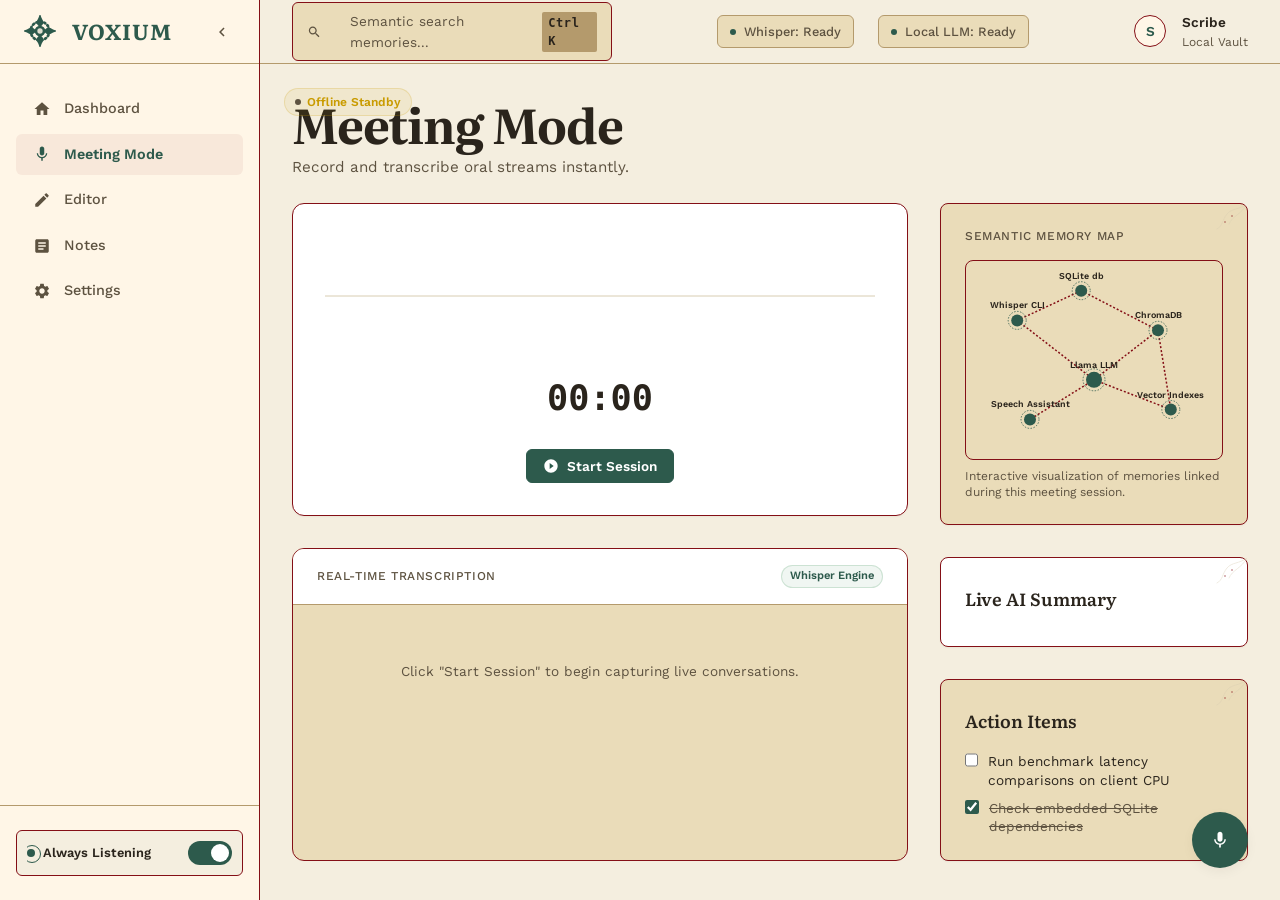
<file: frontend/meeting.html>
<!DOCTYPE html>
<html lang="en">
<head>
  <meta charset="UTF-8">
  <meta name="viewport" content="width=device-width, initial-scale=1.0">
  <title>Meeting Capture — Voxium</title>
  <meta name="description" content="Capture and transcribe meetings locally in real-time. Distinguish speakers and extract action items automatically.">
  
  <!-- Core Design System Stylesheets -->
  <link rel="stylesheet" href="assets/css/variables.css">
  <link rel="stylesheet" href="assets/css/global.css">
  <link rel="stylesheet" href="assets/css/layout.css">
  <link rel="stylesheet" href="assets/css/sidebar.css">
  <link rel="stylesheet" href="assets/css/navbar.css">
  <link rel="stylesheet" href="assets/css/buttons.css">
  <link rel="stylesheet" href="assets/css/cards.css">
  <link rel="stylesheet" href="assets/css/forms.css">
  <!-- Page Specific Style -->
  <link rel="stylesheet" href="assets/css/meeting.css">
  <link rel="stylesheet" href="assets/css/responsive.css">
</head>
<body>
  <div class="app-container">
    
    <!-- 1. LEFT SIDEBAR NAVIGATION PANEL -->
    <aside class="sidebar">
      <div class="sidebar-header">
        <div class="sidebar-logo" onclick="window.location.href='dashboard.html'">
          <!-- Refined Madhubani Sun/Lotus Icon Accent (15% visual weight) -->
          <svg class="logo-icon" viewBox="0 0 24 24" fill="none" stroke="currentColor" stroke-width="2" stroke-linecap="round">
            <circle cx="12" cy="12" r="3" fill="currentColor" fill-opacity="0.15" />
            <path d="M12 2 C13 5 15 5 12 8 C9 5 11 5 12 2 Z" fill="currentColor" />
            <path d="M12 22 C13 19 15 19 12 16 C9 19 11 19 12 22 Z" fill="currentColor" />
            <path d="M2 12 C5 13 5 15 8 12 C5 9 5 11 2 12 Z" fill="currentColor" />
            <path d="M22 12 C19 13 19 15 16 12 C19 9 19 11 22 12 Z" fill="currentColor" />
            <circle cx="12" cy="12" r="7" stroke-dasharray="1 2" />
          </svg>
          <span class="logo-text">VOXIUM</span>
        </div>
        <button id="sidebar-toggle-btn" class="sidebar-toggle" title="Toggle Navigation Menu">
          <svg viewBox="0 0 24 24" width="18" height="18">
            <path d="M15.41 7.41L14 6l-6 6 6 6 1.41-1.41L10.83 12z" fill="currentColor"/>
          </svg>
        </button>
      </div>
      
      <nav style="flex:1;">
        <ul class="sidebar-nav">
          <li>
            <a href="dashboard.html" class="nav-item-link">
              <span class="nav-item-icon">
                <svg viewBox="0 0 24 24" width="18" height="18"><path d="M10 20v-6h4v6h5v-8h3L12 3 2 12h3v8z" fill="currentColor"/></svg>
              </span>
              <span class="nav-item-label">Dashboard</span>
            </a>
          </li>
          <li>
            <a href="meeting.html" class="nav-item-link active">
              <span class="nav-item-icon">
                <svg viewBox="0 0 24 24" width="18" height="18"><path d="M12 14c1.66 0 3-1.34 3-3V5c0-1.66-1.34-3-3-3S9 3.34 9 5v6c0 1.66 1.34 3 3 3zm5.3-3c0 3-2.54 5.1-5.3 5.1S6.7 14 6.7 11H5c0 3.41 2.72 6.23 6 6.72V21h2v-3.28c3.28-.48 6-3.3 6-6.72h-1.7z" fill="currentColor"/></svg>
              </span>
              <span class="nav-item-label">Meeting Mode</span>
            </a>
          </li>
          <li>
            <a href="editor.html" class="nav-item-link">
              <span class="nav-item-icon">
                <svg viewBox="0 0 24 24" width="18" height="18"><path d="M3 17.25V21h3.75L17.81 9.94l-3.75-3.75L3 17.25zM20.71 7.04c.39-.39.39-1.02 0-1.41l-2.34-2.34c-.39-.39-1.02-.39-1.41 0l-1.83 1.83 3.75 3.75 1.83-1.83z" fill="currentColor"/></svg>
              </span>
              <span class="nav-item-label">Editor</span>
            </a>
          </li>
          <li>
            <a href="notes.html" class="nav-item-link">
              <span class="nav-item-icon">
                <svg viewBox="0 0 24 24" width="18" height="18"><path d="M19 3H5c-1.1 0-2 .9-2 2v14c0 1.1.9 2 2 2h14c1.1 0 2-.9 2-2V5c0-1.1-.9-2-2-2zm-5 14H7v-2h7v2zm3-4H7v-2h10v2zm0-4H7V7h10v2z" fill="currentColor"/></svg>
              </span>
              <span class="nav-item-label">Notes</span>
            </a>
          </li>
          <li>
            <a href="settings.html" class="nav-item-link">
              <span class="nav-item-icon">
                <svg viewBox="0 0 24 24" width="18" height="18"><path d="M19.14 12.94c.04-.3.06-.61.06-.94 0-.32-.02-.64-.07-.94l2.03-1.58c.18-.14.23-.41.12-.61l-1.92-3.32c-.12-.22-.37-.29-.59-.22l-2.39.96c-.5-.38-1.03-.7-1.62-.94l-.36-2.54c-.04-.24-.24-.41-.48-.41h-3.84c-.24 0-.43.17-.47.41l-.36 2.54c-.59.24-1.13.57-1.62.94l-2.39-.96c-.22-.08-.47 0-.59.22L2.74 8.87c-.12.21-.08.47.12.61l2.03 1.58c-.05.3-.09.63-.09.94s.02.64.07.94l-2.03 1.58c-.18.14-.23.41-.12.61l1.92 3.32c.12.22.37.29.59.22l2.39-.96c.5.38 1.03.7 1.62.94l.36 2.54c.05.24.24.41.48.41h3.84c.24 0 .44-.17.47-.41l.36-2.54c.59-.24 1.13-.56 1.62-.94l2.39.96c.22.08.47 0 .59-.22l1.92-3.32c.12-.22.07-.47-.12-.61l-2.01-1.58zM12 15.6c-1.98 0-3.6-1.62-3.6-3.6s1.62-3.6 3.6-3.6 3.6 1.62 3.6 3.6-1.62 3.6-3.6 3.6z" fill="currentColor"/></svg>
              </span>
              <span class="nav-item-label">Settings</span>
            </a>
          </li>
        </ul>
      </nav>
      
      <div class="sidebar-footer">
        <div class="listening-panel">
          <div class="listening-info">
            <span class="listening-badge active"></span>
            <span class="listening-text">Always Listening</span>
          </div>
          <label class="switch-control" style="padding:0;">
            <input type="checkbox" class="switch-input listening-toggle" checked>
            <span class="switch-slider"></span>
          </label>
        </div>
      </div>
    </aside>
    
    <!-- 2. TOP NAVIGATION BAR -->
    <div class="main-content">
      <header class="navbar">
        <div class="nav-search-trigger" title="Global command palette">
          <svg viewBox="0 0 24 24" width="16" height="16" class="search-icon-svg"><path d="M15.5 14h-.79l-.28-.27C15.41 12.59 16 11.11 16 9.5 16 5.91 13.09 3 9.5 3S3 5.91 3 9.5 5.91 16 9.5 16c1.61 0 3.09-.59 4.23-1.57l.27.28v.79l5 4.99L20.49 19l-4.99-5zm-6 0C7.01 14 5 11.99 5 9.5S7.01 5 9.5 5 14 7.01 14 9.5 11.99 14 9.5 14z" fill="currentColor"/></svg>
          <span>Semantic search memories...</span>
          <span class="search-hint">Ctrl K</span>
        </div>
        
        <div class="nav-stats">
          <div class="stat-badge">
            <span id="whisper-status-dot" class="stat-indicator"></span>
            <span id="whisper-status-label">Whisper: Offline</span>
          </div>
          <div class="stat-badge">
            <span id="llm-status-dot" class="stat-indicator"></span>
            <span id="llm-status-label">LLM: Offline</span>
          </div>
        </div>
        
        <div class="nav-user" onclick="window.location.href='settings.html'">
          <div class="user-avatar">S</div>
          <div class="user-info">
            <span class="user-name">Scribe</span>
            <span class="user-role">Local Vault</span>
          </div>
        </div>
      </header>
      
      <!-- 3. SCROLLABLE CONTENT BODY AREA -->
      <main class="content-wrapper">
        
        <!-- Header row with offline status badge -->
        <section class="section-header flex-between mb-4">
          <div class="flex-column">
            <h2 class="display-lg">Meeting Mode</h2>
            <p class="subtitle">Record and transcribe oral streams instantly.</p>
          </div>
          <div class="meeting-status-badge">
            <span class="status-pill status-pill-warning">
              <span class="stat-indicator"></span>Offline Standby
            </span>
          </div>
        </section>
        
        <!-- Main meeting container layout grid split -->
        <div class="grid-main-side">
          
          <!-- LEFT AREA: Waveform + Live Transcript bubbles -->
          <div class="flex-column">
            
            <!-- Audio recording panel visualizer -->
            <div class="meeting-record-panel">
              <div class="meeting-waveform-container">
                <canvas id="waveform-canvas"></canvas>
              </div>
              
              <div class="meeting-timer" id="recording-timer">00:00</div>
              
              <div class="meeting-controls">
                <button id="meeting-start-btn" class="btn btn-primary">
                  <svg viewBox="0 0 24 24" width="16" height="16"><path d="M12 2C6.48 2 2 6.48 2 12s4.48 10 10 10 10-4.48 10-10S17.52 2 12 2zm-2 14.5v-9l6 4.5-6 4.5z" fill="currentColor"/></svg>
                  <span>Start Session</span>
                </button>
                <button id="meeting-pause-btn" class="btn btn-secondary" style="display:none;">
                  <svg viewBox="0 0 24 24" width="16" height="16"><path d="M6 19h4V5H6v14zm8-14v14h4V5h-4z" fill="currentColor"/></svg>
                  <span>Pause</span>
                </button>
                <button id="meeting-stop-btn" class="btn btn-ghost" style="display:none; color: var(--primary);">
                  <svg viewBox="0 0 24 24" width="16" height="16"><rect x="6" y="6" width="12" height="12" fill="currentColor" rx="1"/></svg>
                  <span>Stop & Sync</span>
                </button>
              </div>
            </div>
            
            <!-- Real-time diarized transcripts panel -->
            <div class="meeting-transcript-section">
              <div class="transcript-header">
                <span class="label-sm text-muted">Real-Time Transcription</span>
                <span class="status-pill status-pill-success" style="font-size:0.7rem; padding: 2px 8px;">Whisper Engine</span>
              </div>
              <div class="transcript-body">
                <div style="text-align: center; color: var(--muted); font-size: 0.85rem; padding: 32px 0;">
                  Click "Start Session" to begin capturing live conversations.
                </div>
              </div>
            </div>
          </div>
          
          <!-- RIGHT AREA: AI summary + Action items checklist + Knowledge graph map -->
          <div class="meeting-ai-panel">
            
            <!-- Memory Map Semantic Graph -->
            <div class="card">
              <div class="vine-corner-tr"></div>
              <div class="card-header">
                <span class="label-sm text-muted">Semantic Memory Map</span>
              </div>
              <div class="card-body">
                <div class="graph-container">
                  <svg id="memory-graph-svg"></svg>
                </div>
                <p class="text-muted" style="font-size:0.75rem; margin-top:8px; line-height:1.35;">
                  Interactive visualization of memories linked during this meeting session.
                </p>
              </div>
            </div>
            
            <!-- Live Summaries -->
            <div class="ai-summary-card" style="position:relative;">
              <div class="vine-corner-tr"></div>
              <div class="card-header" style="margin-bottom:var(--space-1);">
                <h4 class="headline-md" style="font-size:1.1rem;">Live AI Summary</h4>
              </div>
              <div class="card-body">
                <ul class="ai-summary-list">
                  <!-- Simulated additions -->
                </ul>
              </div>
            </div>
            
            <!-- Action items check box rows -->
            <div class="card">
              <div class="vine-corner-tr"></div>
              <div class="card-header">
                <h4 class="headline-md" style="font-size:1.1rem;">Action Items</h4>
              </div>
              <div class="card-body">
                <div class="action-items-list">
                  <div class="action-item-row">
                    <input type="checkbox" class="checkbox-input">
                    <div class="action-item-text">Run benchmark latency comparisons on client CPU</div>
                  </div>
                  <div class="action-item-row completed">
                    <input type="checkbox" class="checkbox-input" checked>
                    <div class="action-item-text">Check embedded SQLite dependencies</div>
                  </div>
                </div>
              </div>
            </div>
            
          </div>
        </div>
      </main>
    </div>
  </div>

  <!-- FLOATING VOICE BUTTON -->
  <button class="btn-voice-float" title="Ask Voxium Assistant" aria-label="Activate Voice Assistant">
    <svg viewBox="0 0 24 24" width="20" height="20">
      <path d="M12 14c1.66 0 3-1.34 3-3V5c0-1.66-1.34-3-3-3S9 3.34 9 5v6c0 1.66 1.34 3 3 3zm5.3-3c0 3-2.54 5.1-5.3 5.1S6.7 14 6.7 11H5c0 3.41 2.72 6.23 6 6.72V21h2v-3.28c3.28-.48 6-3.3 6-6.72h-1.7z" fill="currentColor"/>
    </svg>
  </button>

  <!-- SEARCH MODAL OVERLAY -->
  <div id="search-modal" class="search-modal">
    <div class="search-box">
      <div class="search-input-wrapper">
        <svg viewBox="0 0 24 24" width="20" height="20" class="search-icon-svg"><path d="M15.5 14h-.79l-.28-.27C15.41 12.59 16 11.11 16 9.5 16 5.91 13.09 3 9.5 3S3 5.91 3 9.5 5.91 16 9.5 16c1.61 0 3.09-.59 4.23-1.57l.27.28v.79l5 4.99L20.49 19l-4.99-5zm-6 0C7.01 14 5 11.99 5 9.5S7.01 5 9.5 5 14 7.01 14 9.5 11.99 14 9.5 14z" fill="currentColor"/></svg>
        <input type="text" id="search-modal-input" class="search-modal-input" placeholder="Ask questions or type to search memories...">
      </div>
      <div id="search-results" class="search-results">
        <div style="padding: 24px; text-align: center; color: var(--muted); font-size: 0.85rem;">
          Type to search semantic memories and transcript segments...
        </div>
      </div>
      <div class="search-modal-footer">
        <span>Press <kbd>Esc</kbd> to exit</span>
        <span>Use <kbd>↑</kbd><kbd>↓</kbd> to navigate</span>
        <span>Press <kbd>Enter</kbd> to select</span>
      </div>
    </div>
  </div>

  <!-- Common & Page JS Modules -->
  <script src="js/utils.js"></script>
  <script src="js/animations.js"></script>
  <script src="js/app.js"></script>
  <script src="js/sidebar.js"></script>
  <script src="js/navbar.js"></script>
  <script src="js/voice.js"></script>
  <script src="js/meeting.js"></script>
</body>
</html>
</file>
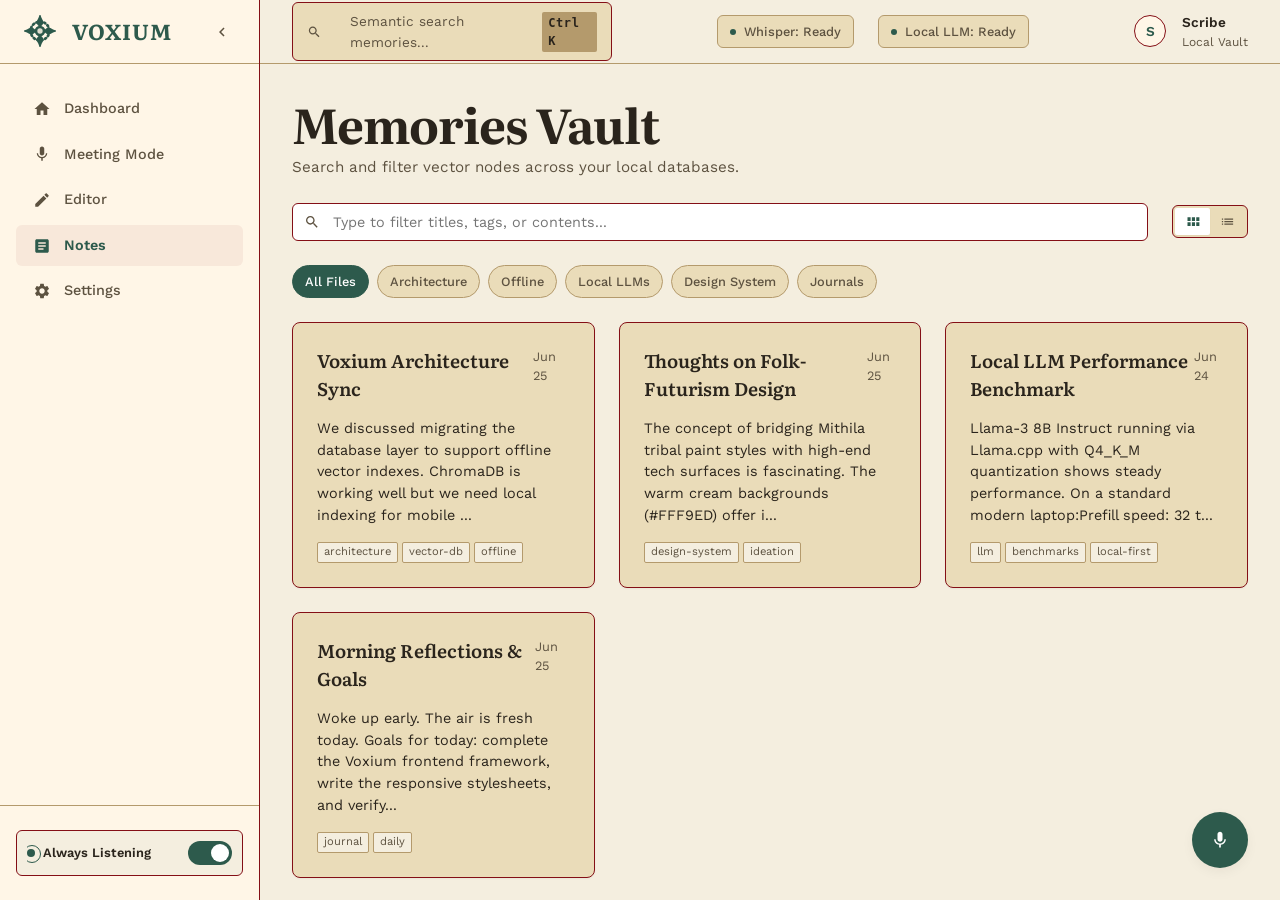
<file: frontend/notes.html>
<!DOCTYPE html>
<html lang="en">
<head>
  <meta charset="UTF-8">
  <meta name="viewport" content="width=device-width, initial-scale=1.0">
  <title>Notes Library — Voxium</title>
  <meta name="description" content="Explore your semantic database memory nodes. Search transcripts, filter by tags, and read local journals.">
  
  <!-- Core Design System Stylesheets -->
  <link rel="stylesheet" href="assets/css/variables.css">
  <link rel="stylesheet" href="assets/css/global.css">
  <link rel="stylesheet" href="assets/css/layout.css">
  <link rel="stylesheet" href="assets/css/sidebar.css">
  <link rel="stylesheet" href="assets/css/navbar.css">
  <link rel="stylesheet" href="assets/css/buttons.css">
  <link rel="stylesheet" href="assets/css/cards.css">
  <link rel="stylesheet" href="assets/css/forms.css">
  <!-- Page Specific Style -->
  <link rel="stylesheet" href="assets/css/notes.css">
  <link rel="stylesheet" href="assets/css/responsive.css">
</head>
<body>
  <div class="app-container">
    
    <!-- 1. LEFT SIDEBAR NAVIGATION PANEL -->
    <aside class="sidebar">
      <div class="sidebar-header">
        <div class="sidebar-logo" onclick="window.location.href='dashboard.html'">
          <!-- Refined Madhubani Sun/Lotus Icon Accent (15% visual weight) -->
          <svg class="logo-icon" viewBox="0 0 24 24" fill="none" stroke="currentColor" stroke-width="2" stroke-linecap="round">
            <circle cx="12" cy="12" r="3" fill="currentColor" fill-opacity="0.15" />
            <path d="M12 2 C13 5 15 5 12 8 C9 5 11 5 12 2 Z" fill="currentColor" />
            <path d="M12 22 C13 19 15 19 12 16 C9 19 11 19 12 22 Z" fill="currentColor" />
            <path d="M2 12 C5 13 5 15 8 12 C5 9 5 11 2 12 Z" fill="currentColor" />
            <path d="M22 12 C19 13 19 15 16 12 C19 9 19 11 22 12 Z" fill="currentColor" />
            <circle cx="12" cy="12" r="7" stroke-dasharray="1 2" />
          </svg>
          <span class="logo-text">VOXIUM</span>
        </div>
        <button id="sidebar-toggle-btn" class="sidebar-toggle" title="Toggle Navigation Menu">
          <svg viewBox="0 0 24 24" width="18" height="18">
            <path d="M15.41 7.41L14 6l-6 6 6 6 1.41-1.41L10.83 12z" fill="currentColor"/>
          </svg>
        </button>
      </div>
      
      <nav style="flex:1;">
        <ul class="sidebar-nav">
          <li>
            <a href="dashboard.html" class="nav-item-link">
              <span class="nav-item-icon">
                <svg viewBox="0 0 24 24" width="18" height="18"><path d="M10 20v-6h4v6h5v-8h3L12 3 2 12h3v8z" fill="currentColor"/></svg>
              </span>
              <span class="nav-item-label">Dashboard</span>
            </a>
          </li>
          <li>
            <a href="meeting.html" class="nav-item-link">
              <span class="nav-item-icon">
                <svg viewBox="0 0 24 24" width="18" height="18"><path d="M12 14c1.66 0 3-1.34 3-3V5c0-1.66-1.34-3-3-3S9 3.34 9 5v6c0 1.66 1.34 3 3 3zm5.3-3c0 3-2.54 5.1-5.3 5.1S6.7 14 6.7 11H5c0 3.41 2.72 6.23 6 6.72V21h2v-3.28c3.28-.48 6-3.3 6-6.72h-1.7z" fill="currentColor"/></svg>
              </span>
              <span class="nav-item-label">Meeting Mode</span>
            </a>
          </li>
          <li>
            <a href="editor.html" class="nav-item-link">
              <span class="nav-item-icon">
                <svg viewBox="0 0 24 24" width="18" height="18"><path d="M3 17.25V21h3.75L17.81 9.94l-3.75-3.75L3 17.25zM20.71 7.04c.39-.39.39-1.02 0-1.41l-2.34-2.34c-.39-.39-1.02-.39-1.41 0l-1.83 1.83 3.75 3.75 1.83-1.83z" fill="currentColor"/></svg>
              </span>
              <span class="nav-item-label">Editor</span>
            </a>
          </li>
          <li>
            <a href="notes.html" class="nav-item-link active">
              <span class="nav-item-icon">
                <svg viewBox="0 0 24 24" width="18" height="18"><path d="M19 3H5c-1.1 0-2 .9-2 2v14c0 1.1.9 2 2 2h14c1.1 0 2-.9 2-2V5c0-1.1-.9-2-2-2zm-5 14H7v-2h7v2zm3-4H7v-2h10v2zm0-4H7V7h10v2z" fill="currentColor"/></svg>
              </span>
              <span class="nav-item-label">Notes</span>
            </a>
          </li>
          <li>
            <a href="settings.html" class="nav-item-link">
              <span class="nav-item-icon">
                <svg viewBox="0 0 24 24" width="18" height="18"><path d="M19.14 12.94c.04-.3.06-.61.06-.94 0-.32-.02-.64-.07-.94l2.03-1.58c.18-.14.23-.41.12-.61l-1.92-3.32c-.12-.22-.37-.29-.59-.22l-2.39.96c-.5-.38-1.03-.7-1.62-.94l-.36-2.54c-.04-.24-.24-.41-.48-.41h-3.84c-.24 0-.43.17-.47.41l-.36 2.54c-.59.24-1.13.57-1.62.94l-2.39-.96c-.22-.08-.47 0-.59.22L2.74 8.87c-.12.21-.08.47.12.61l2.03 1.58c-.05.3-.09.63-.09.94s.02.64.07.94l-2.03 1.58c-.18.14-.23.41-.12.61l1.92 3.32c.12.22.37.29.59.22l2.39-.96c.5.38 1.03.7 1.62.94l.36 2.54c.05.24.24.41.48.41h3.84c.24 0 .44-.17.47-.41l.36-2.54c.59-.24 1.13-.56 1.62-.94l2.39.96c.22.08.47 0 .59-.22l1.92-3.32c.12-.22.07-.47-.12-.61l-2.01-1.58zM12 15.6c-1.98 0-3.6-1.62-3.6-3.6s1.62-3.6 3.6-3.6 3.6 1.62 3.6 3.6-1.62 3.6-3.6 3.6z" fill="currentColor"/></svg>
              </span>
              <span class="nav-item-label">Settings</span>
            </a>
          </li>
        </ul>
      </nav>
      
      <div class="sidebar-footer">
        <div class="listening-panel">
          <div class="listening-info">
            <span class="listening-badge active"></span>
            <span class="listening-text">Always Listening</span>
          </div>
          <label class="switch-control" style="padding:0;">
            <input type="checkbox" class="switch-input listening-toggle" checked>
            <span class="switch-slider"></span>
          </label>
        </div>
      </div>
    </aside>
    
    <!-- 2. TOP NAVIGATION BAR -->
    <div class="main-content">
      <header class="navbar">
        <div class="nav-search-trigger" title="Global command palette">
          <svg viewBox="0 0 24 24" width="16" height="16" class="search-icon-svg"><path d="M15.5 14h-.79l-.28-.27C15.41 12.59 16 11.11 16 9.5 16 5.91 13.09 3 9.5 3S3 5.91 3 9.5 5.91 16 9.5 16c1.61 0 3.09-.59 4.23-1.57l.27.28v.79l5 4.99L20.49 19l-4.99-5zm-6 0C7.01 14 5 11.99 5 9.5S7.01 5 9.5 5 14 7.01 14 9.5 11.99 14 9.5 14z" fill="currentColor"/></svg>
          <span>Semantic search memories...</span>
          <span class="search-hint">Ctrl K</span>
        </div>
        
        <div class="nav-stats">
          <div class="stat-badge">
            <span id="whisper-status-dot" class="stat-indicator"></span>
            <span id="whisper-status-label">Whisper: Offline</span>
          </div>
          <div class="stat-badge">
            <span id="llm-status-dot" class="stat-indicator"></span>
            <span id="llm-status-label">LLM: Offline</span>
          </div>
        </div>
        
        <div class="nav-user" onclick="window.location.href='settings.html'">
          <div class="user-avatar">S</div>
          <div class="user-info">
            <span class="user-name">Scribe</span>
            <span class="user-role">Local Vault</span>
          </div>
        </div>
      </header>
      
      <!-- 3. SCROLLABLE CONTENT BODY AREA -->
      <main class="content-wrapper">
        <section class="section-header mb-4">
          <h2 class="display-lg">Memories Vault</h2>
          <p class="subtitle">Search and filter vector nodes across your local databases.</p>
        </section>
        
        <!-- Controls row: Search field + Grid/List toggle -->
        <div class="notes-controls-bar">
          <div class="notes-search-box">
            <svg viewBox="0 0 24 24" width="16" height="16" class="notes-search-icon"><path d="M15.5 14h-.79l-.28-.27C15.41 12.59 16 11.11 16 9.5 16 5.91 13.09 3 9.5 3S3 5.91 3 9.5 5.91 16 9.5 16c1.61 0 3.09-.59 4.23-1.57l.27.28v.79l5 4.99L20.49 19l-4.99-5zm-6 0C7.01 14 5 11.99 5 9.5S7.01 5 9.5 5 14 7.01 14 9.5 11.99 14 9.5 14z" fill="currentColor"/></svg>
            <input type="text" id="notes-search-input" class="form-control-box notes-search-input" placeholder="Type to filter titles, tags, or contents...">
          </div>
          
          <div class="notes-view-toggle">
            <button id="view-grid-btn" class="toggle-view-btn active" title="Grid View">
              <svg viewBox="0 0 24 24"><path d="M4 11h5V5H4v6zm0 8h5v-6H4v6zm7 0h5v-6h-5v6zm0-8h5V5h-5v6zm7-6v6h5V5h-5zm0 14h5v-6h-5v6z" fill="currentColor"/></svg>
            </button>
            <button id="view-list-btn" class="toggle-view-btn" title="List View">
              <svg viewBox="0 0 24 24"><path d="M3 13h2v-2H3v2zm0 4h2v-2H3v2zm0-8h2V7H3v2zm4 4h14v-2H7v2zm0 4h14v-2H7v2zm0-8h14V7H7v2z" fill="currentColor"/></svg>
            </button>
          </div>
        </div>
        
        <!-- Category tags filtering pills -->
        <div class="filter-pills" id="notes-filter-pills">
          <span class="filter-pill active" data-filter="all">All Files</span>
          <span class="filter-pill" data-filter="architecture">Architecture</span>
          <span class="filter-pill" data-filter="offline">Offline</span>
          <span class="filter-pill" data-filter="llm">Local LLMs</span>
          <span class="filter-pill" data-filter="design-system">Design System</span>
          <span class="filter-pill" data-filter="journal">Journals</span>
        </div>
        
        <!-- Note Cards registry container -->
        <div id="notes-container" class="notes-grid">
          <!-- Dynamically populated note cards -->
        </div>
        
        <!-- Empty state fallback container -->
        <div id="notes-empty-state" class="empty-state-container" style="display:none;">
          <!-- Madhubani Peacock empty state motif (15% visual weight) -->
          <svg class="empty-state-icon" viewBox="0 0 64 64" width="64" height="64" fill="none" stroke="currentColor" stroke-width="1.2" stroke-linecap="round">
            <!-- Tail feathers fan -->
            <path d="M 32,54 C 16,50 10,36 14,24 C 18,12 32,6 32,6 C 32,6 46,12 50,24 C 54,36 48,50 32,54 Z" stroke-dasharray="1.5 2" />
            <!-- Inner fan lines -->
            <path d="M 32,46 C 22,42 18,32 20,24" />
            <path d="M 32,46 C 42,42 46,32 44,24" />
            <!-- Peacock body -->
            <path d="M 32,48 C 26,48 24,42 26,34 C 28,26 31,20 31,14 C 31,14 33,14 33,14 C 33,20 36,26 38,34 C 40,42 38,48 32,48 Z" fill="currentColor" fill-opacity="0.08" />
            <!-- Head & Crest -->
            <circle cx="32" cy="11" r="2.5" fill="currentColor" />
            <path d="M 32,8 L 32,4 M 30,8 L 28,5 M 34,8 L 36,5" />
            <circle cx="32" cy="3" r="0.8" fill="currentColor" />
            <circle cx="28" cy="4" r="0.8" fill="currentColor" />
            <circle cx="36" cy="4" r="0.8" fill="currentColor" />
          </svg>
          <h4 class="empty-state-title">No Memories Found</h4>
          <p class="empty-state-desc">Try clearing your filters or type a different query in the search bar.</p>
        </div>
      </main>
    </div>
  </div>

  <!-- FLOATING VOICE BUTTON -->
  <button class="btn-voice-float" title="Ask Voxium Assistant" aria-label="Activate Voice Assistant">
    <svg viewBox="0 0 24 24" width="20" height="20">
      <path d="M12 14c1.66 0 3-1.34 3-3V5c0-1.66-1.34-3-3-3S9 3.34 9 5v6c0 1.66 1.34 3 3 3zm5.3-3c0 3-2.54 5.1-5.3 5.1S6.7 14 6.7 11H5c0 3.41 2.72 6.23 6 6.72V21h2v-3.28c3.28-.48 6-3.3 6-6.72h-1.7z" fill="currentColor"/>
    </svg>
  </button>

  <!-- SEARCH MODAL OVERLAY -->
  <div id="search-modal" class="search-modal">
    <div class="search-box">
      <div class="search-input-wrapper">
        <svg viewBox="0 0 24 24" width="20" height="20" class="search-icon-svg"><path d="M15.5 14h-.79l-.28-.27C15.41 12.59 16 11.11 16 9.5 16 5.91 13.09 3 9.5 3S3 5.91 3 9.5 5.91 16 9.5 16c1.61 0 3.09-.59 4.23-1.57l.27.28v.79l5 4.99L20.49 19l-4.99-5zm-6 0C7.01 14 5 11.99 5 9.5S7.01 5 9.5 5 14 7.01 14 9.5 11.99 14 9.5 14z" fill="currentColor"/></svg>
        <input type="text" id="search-modal-input" class="search-modal-input" placeholder="Ask questions or type to search memories...">
      </div>
      <div id="search-results" class="search-results">
        <div style="padding: 24px; text-align: center; color: var(--muted); font-size: 0.85rem;">
          Type to search semantic memories and transcript segments...
        </div>
      </div>
      <div class="search-modal-footer">
        <span>Press <kbd>Esc</kbd> to exit</span>
        <span>Use <kbd>↑</kbd><kbd>↓</kbd> to navigate</span>
        <span>Press <kbd>Enter</kbd> to select</span>
      </div>
    </div>
  </div>

  <!-- Common & Page JS Modules -->
  <script src="js/utils.js"></script>
  <script src="js/animations.js"></script>
  <script src="js/app.js"></script>
  <script src="js/sidebar.js"></script>
  <script src="js/navbar.js"></script>
  <script src="js/voice.js"></script>
</body>
</html>
</file>
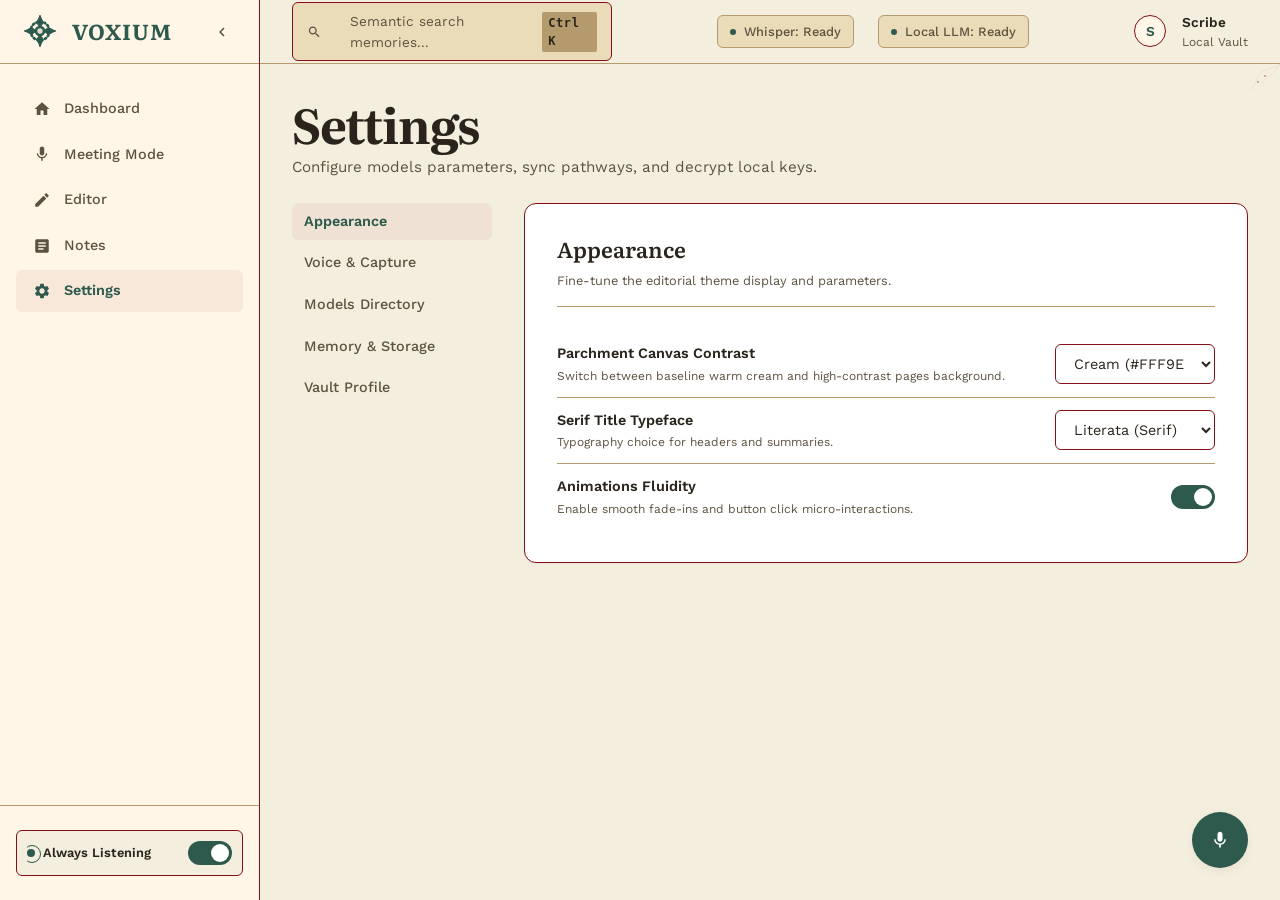
<file: frontend/settings.html>
<!DOCTYPE html>
<html lang="en">
<head>
  <meta charset="UTF-8">
  <meta name="viewport" content="width=device-width, initial-scale=1.0">
  <title>Settings — Voxium</title>
  <meta name="description" content="Configure models, manage offline vector databases, select audio input devices, and download decryption profiles.">
  
  <!-- Core Design System Stylesheets -->
  <link rel="stylesheet" href="assets/css/variables.css">
  <link rel="stylesheet" href="assets/css/global.css">
  <link rel="stylesheet" href="assets/css/layout.css">
  <link rel="stylesheet" href="assets/css/sidebar.css">
  <link rel="stylesheet" href="assets/css/navbar.css">
  <link rel="stylesheet" href="assets/css/buttons.css">
  <link rel="stylesheet" href="assets/css/cards.css">
  <link rel="stylesheet" href="assets/css/forms.css">
  <!-- Page Specific Style -->
  <link rel="stylesheet" href="assets/css/settings.css">
  <link rel="stylesheet" href="assets/css/responsive.css">
</head>
<body>
  <div class="app-container">
    
    <!-- 1. LEFT SIDEBAR NAVIGATION PANEL -->
    <aside class="sidebar">
      <div class="sidebar-header">
        <div class="sidebar-logo" onclick="window.location.href='dashboard.html'">
          <!-- Refined Madhubani Sun/Lotus Icon Accent (15% visual weight) -->
          <svg class="logo-icon" viewBox="0 0 24 24" fill="none" stroke="currentColor" stroke-width="2" stroke-linecap="round">
            <circle cx="12" cy="12" r="3" fill="currentColor" fill-opacity="0.15" />
            <path d="M12 2 C13 5 15 5 12 8 C9 5 11 5 12 2 Z" fill="currentColor" />
            <path d="M12 22 C13 19 15 19 12 16 C9 19 11 19 12 22 Z" fill="currentColor" />
            <path d="M2 12 C5 13 5 15 8 12 C5 9 5 11 2 12 Z" fill="currentColor" />
            <path d="M22 12 C19 13 19 15 16 12 C19 9 19 11 22 12 Z" fill="currentColor" />
            <circle cx="12" cy="12" r="7" stroke-dasharray="1 2" />
          </svg>
          <span class="logo-text">VOXIUM</span>
        </div>
        <button id="sidebar-toggle-btn" class="sidebar-toggle" title="Toggle Navigation Menu">
          <svg viewBox="0 0 24 24" width="18" height="18">
            <path d="M15.41 7.41L14 6l-6 6 6 6 1.41-1.41L10.83 12z" fill="currentColor"/>
          </svg>
        </button>
      </div>
      
      <nav style="flex:1;">
        <ul class="sidebar-nav">
          <li>
            <a href="dashboard.html" class="nav-item-link">
              <span class="nav-item-icon">
                <svg viewBox="0 0 24 24" width="18" height="18"><path d="M10 20v-6h4v6h5v-8h3L12 3 2 12h3v8z" fill="currentColor"/></svg>
              </span>
              <span class="nav-item-label">Dashboard</span>
            </a>
          </li>
          <li>
            <a href="meeting.html" class="nav-item-link">
              <span class="nav-item-icon">
                <svg viewBox="0 0 24 24" width="18" height="18"><path d="M12 14c1.66 0 3-1.34 3-3V5c0-1.66-1.34-3-3-3S9 3.34 9 5v6c0 1.66 1.34 3 3 3zm5.3-3c0 3-2.54 5.1-5.3 5.1S6.7 14 6.7 11H5c0 3.41 2.72 6.23 6 6.72V21h2v-3.28c3.28-.48 6-3.3 6-6.72h-1.7z" fill="currentColor"/></svg>
              </span>
              <span class="nav-item-label">Meeting Mode</span>
            </a>
          </li>
          <li>
            <a href="editor.html" class="nav-item-link">
              <span class="nav-item-icon">
                <svg viewBox="0 0 24 24" width="18" height="18"><path d="M3 17.25V21h3.75L17.81 9.94l-3.75-3.75L3 17.25zM20.71 7.04c.39-.39.39-1.02 0-1.41l-2.34-2.34c-.39-.39-1.02-.39-1.41 0l-1.83 1.83 3.75 3.75 1.83-1.83z" fill="currentColor"/></svg>
              </span>
              <span class="nav-item-label">Editor</span>
            </a>
          </li>
          <li>
            <a href="notes.html" class="nav-item-link">
              <span class="nav-item-icon">
                <svg viewBox="0 0 24 24" width="18" height="18"><path d="M19 3H5c-1.1 0-2 .9-2 2v14c0 1.1.9 2 2 2h14c1.1 0 2-.9 2-2V5c0-1.1-.9-2-2-2zm-5 14H7v-2h7v2zm3-4H7v-2h10v2zm0-4H7V7h10v2z" fill="currentColor"/></svg>
              </span>
              <span class="nav-item-label">Notes</span>
            </a>
          </li>
          <li>
            <a href="settings.html" class="nav-item-link active">
              <span class="nav-item-icon">
                <svg viewBox="0 0 24 24" width="18" height="18"><path d="M19.14 12.94c.04-.3.06-.61.06-.94 0-.32-.02-.64-.07-.94l2.03-1.58c.18-.14.23-.41.12-.61l-1.92-3.32c-.12-.22-.37-.29-.59-.22l-2.39.96c-.5-.38-1.03-.7-1.62-.94l-.36-2.54c-.04-.24-.24-.41-.48-.41h-3.84c-.24 0-.43.17-.47.41l-.36 2.54c-.59.24-1.13.57-1.62.94l-2.39-.96c-.22-.08-.47 0-.59.22L2.74 8.87c-.12.21-.08.47.12.61l2.03 1.58c-.05.3-.09.63-.09.94s.02.64.07.94l-2.03 1.58c-.18.14-.23.41-.12.61l1.92 3.32c.12.22.37.29.59.22l2.39-.96c.5.38 1.03.7 1.62.94l.36 2.54c.05.24.24.41.48.41h3.84c.24 0 .44-.17.47-.41l.36-2.54c.59-.24 1.13-.56 1.62-.94l2.39.96c.22.08.47 0 .59-.22l1.92-3.32c.12-.22.07-.47-.12-.61l-2.01-1.58zM12 15.6c-1.98 0-3.6-1.62-3.6-3.6s1.62-3.6 3.6-3.6 3.6 1.62 3.6 3.6-1.62 3.6-3.6 3.6z" fill="currentColor"/></svg>
              </span>
              <span class="nav-item-label">Settings</span>
            </a>
          </li>
        </ul>
      </nav>
      
      <div class="sidebar-footer">
        <div class="listening-panel">
          <div class="listening-info">
            <span class="listening-badge active"></span>
            <span class="listening-text">Always Listening</span>
          </div>
          <label class="switch-control" style="padding:0;">
            <input type="checkbox" class="switch-input listening-toggle" checked>
            <span class="switch-slider"></span>
          </label>
        </div>
      </div>
    </aside>
    
    <!-- 2. TOP NAVIGATION BAR -->
    <div class="main-content">
      <header class="navbar">
        <div class="nav-search-trigger" title="Global command palette">
          <svg viewBox="0 0 24 24" width="16" height="16" class="search-icon-svg"><path d="M15.5 14h-.79l-.28-.27C15.41 12.59 16 11.11 16 9.5 16 5.91 13.09 3 9.5 3S3 5.91 3 9.5 5.91 16 9.5 16c1.61 0 3.09-.59 4.23-1.57l.27.28v.79l5 4.99L20.49 19l-4.99-5zm-6 0C7.01 14 5 11.99 5 9.5S7.01 5 9.5 5 14 7.01 14 9.5 11.99 14 9.5 14z" fill="currentColor"/></svg>
          <span>Semantic search memories...</span>
          <span class="search-hint">Ctrl K</span>
        </div>
        
        <div class="nav-stats">
          <div class="stat-badge">
            <span id="whisper-status-dot" class="stat-indicator"></span>
            <span id="whisper-status-label">Whisper: Offline</span>
          </div>
          <div class="stat-badge">
            <span id="llm-status-dot" class="stat-indicator"></span>
            <span id="llm-status-label">LLM: Offline</span>
          </div>
        </div>
        
        <div class="nav-user" onclick="window.location.href='settings.html'">
          <div class="user-avatar">S</div>
          <div class="user-info">
            <span class="user-name">Scribe</span>
            <span class="user-role">Local Vault</span>
          </div>
        </div>
      </header>
      
      <!-- 3. SCROLLABLE CONTENT BODY AREA -->
      <main class="content-wrapper">
        <section class="section-header mb-4">
          <h2 class="display-lg">Settings</h2>
          <p class="subtitle">Configure models parameters, sync pathways, and decrypt local keys.</p>
        </section>
        
        <!-- Settings page split sidebar grid layout -->
        <div class="settings-layout">
          
          <!-- Left sub-navigation tab menus -->
          <ul class="settings-menu">
            <li class="settings-menu-item active" data-pane-id="pane-appearance">Appearance</li>
            <li class="settings-menu-item" data-pane-id="pane-voice">Voice & Capture</li>
            <li class="settings-menu-item" data-pane-id="pane-models">Models Directory</li>
            <li class="settings-menu-item" data-pane-id="pane-storage">Memory & Storage</li>
            <li class="settings-menu-item" data-pane-id="pane-account">Vault Profile</li>
          </ul>
          
          <!-- Right tab configurations panes -->
          <div class="settings-content-wrapper">
            
            <!-- Pane 1: Appearance theme styling configs -->
            <div id="pane-appearance" class="settings-pane active">
              <div class="vine-corner-tr"></div>
              <h3 class="settings-title">Appearance</h3>
              <p class="settings-desc">Fine-tune the editorial theme display and parameters.</p>
              
              <div class="settings-row">
                <div class="settings-row-label">
                  <span class="settings-row-title">Parchment Canvas Contrast</span>
                  <span class="settings-row-desc">Switch between baseline warm cream and high-contrast pages background.</span>
                </div>
                <select class="form-control-box" style="width:160px;">
                  <option selected>Cream (#FFF9ED)</option>
                  <option>Pure White (#FFFFFF)</option>
                  <option>Soft Gray (#F4F4F0)</option>
                </select>
              </div>
              
              <div class="settings-row">
                <div class="settings-row-label">
                  <span class="settings-row-title">Serif Title Typeface</span>
                  <span class="settings-row-desc">Typography choice for headers and summaries.</span>
                </div>
                <select class="form-control-box" style="width:160px;">
                  <option selected>Literata (Serif)</option>
                  <option>Lora (Serif)</option>
                  <option>System Default</option>
                </select>
              </div>

              <div class="settings-row">
                <div class="settings-row-label">
                  <span class="settings-row-title">Animations Fluidity</span>
                  <span class="settings-row-desc">Enable smooth fade-ins and button click micro-interactions.</span>
                </div>
                <label class="switch-control" style="padding:0;">
                  <input type="checkbox" class="switch-input" checked>
                  <span class="switch-slider"></span>
                </label>
              </div>
            </div>
            
            <!-- Pane 2: Speech capture inputs settings -->
            <div id="pane-voice" class="settings-pane">
              <div class="vine-corner-tr"></div>
              <h3 class="settings-title">Voice & Capture</h3>
              <p class="settings-desc">Configure speech microphones options and TTS outputs voice pitch.</p>
              
              <div class="settings-row">
                <div class="settings-row-label">
                  <span class="settings-row-title">Audio Input Device</span>
                  <span class="settings-row-desc">Select microphone feed for always-listening mode.</span>
                </div>
                <select class="form-control-box" style="width:240px;">
                  <option selected>System Default Mic</option>
                  <option>External Array Microphone</option>
                  <option>Virtual Audio Buffer Channel</option>
                </select>
              </div>
              
              <div class="settings-row">
                <div class="settings-row-label">
                  <span class="settings-row-title">Always-Listening Mode</span>
                  <span class="settings-row-desc">Allow microphone buffering automatically when app is running.</span>
                </div>
                <label class="switch-control" style="padding:0;">
                  <input type="checkbox" class="switch-input listening-toggle" checked>
                  <span class="switch-slider"></span>
                </label>
              </div>

              <div class="settings-row">
                <div class="settings-row-label">
                  <span class="settings-row-title">Voice Assistant Engine</span>
                  <span class="settings-row-desc">Allow text-to-speech synthesis reactions upon assistant completion.</span>
                </div>
                <label class="switch-control" style="padding:0;">
                  <input type="checkbox" class="switch-input" checked>
                  <span class="switch-slider"></span>
                </label>
              </div>
            </div>
            
            <!-- Pane 3: Models file paths config inputs -->
            <div id="pane-models" class="settings-pane">
              <div class="vine-corner-tr"></div>
              <h3 class="settings-title">Local Models Directory</h3>
              <p class="settings-desc">Set local parameters paths for offline inference weights models files.</p>
              
              <div class="form-group mb-3">
                <label class="form-label" for="model-llm-path">Local LLM weights path (.GGUF)</label>
                <input type="text" id="model-llm-path" class="form-control-box" value="C:/Users/LENOVO/.voxium/models/llama-3-8b-instruct.Q4_K_M.gguf" style="width: 100%;">
              </div>
              
              <div class="form-group mb-3">
                <label class="form-label" for="model-whisper-path">Whisper model size index weights (.bin)</label>
                <select id="model-whisper-path" class="form-control-box" style="width: 100%;">
                  <option selected>Whisper Base (English only) — 140MB</option>
                  <option>Whisper Small — 460MB</option>
                  <option>Whisper Medium — 1.5GB</option>
                </select>
              </div>

              <div class="settings-row">
                <div class="settings-row-label">
                  <span class="settings-row-title">GPU Acceleration</span>
                  <span class="settings-row-desc">Allow CUDA or Vulkan pipelines to accelerate local token prefill speed.</span>
                </div>
                <label class="switch-control" style="padding:0;">
                  <input type="checkbox" class="switch-input" checked>
                  <span class="switch-slider"></span>
                </label>
              </div>
            </div>
            
            <!-- Pane 4: DB capacity statistics parameters -->
            <div id="pane-storage" class="settings-pane">
              <div class="vine-corner-tr"></div>
              <h3 class="settings-title">Memory & Storage</h3>
              <p class="settings-desc">Explore embedded database sizes metrics and prune vector indexes.</p>
              
              <div class="db-stats-card mb-3">
                <div class="db-stats-title">Vector DB Metrics (ChromaDB)</div>
                <div class="db-labels-row mb-1">
                  <span>Total Embedded Nodes</span>
                  <span>142 vectors</span>
                </div>
                <div class="db-gauge-container">
                  <div class="db-gauge-bar" style="width: 42%;"></div>
                </div>
                <div class="db-labels-row" style="font-size:0.7rem;">
                  <span>Allocated: 24 MB</span>
                  <span>Free limit: 250 MB (Local storage)</span>
                </div>
              </div>

              <div class="settings-row">
                <div class="settings-row-label">
                  <span class="settings-row-title">Prune Orphan Nodes</span>
                  <span class="settings-row-desc">Prune semantic memories nodes with zero backlinks or references.</span>
                </div>
                <button class="btn btn-sm btn-light" onclick="Voxium.utils.notify('Orphan memory nodes pruned.');">Prune Caches</button>
              </div>

              <div class="settings-row">
                <div class="settings-row-label">
                  <span class="settings-row-title">Rebuild Graph Index</span>
                  <span class="settings-row-desc">Rebuild vector indexing trees across note registers.</span>
                </div>
                <button class="btn btn-sm btn-light" onclick="Voxium.utils.notify('Rebuilding vector database indexes...');">Rebuild DB</button>
              </div>
            </div>
            
            <!-- Pane 5: Decrypt vault account settings -->
            <div id="pane-account" class="settings-pane">
              <div class="vine-corner-tr"></div>
              <h3 class="settings-title">Vault Decryption Profile</h3>
              <p class="settings-desc">Manage local profile keys, backups directories paths, and decrypt logs.</p>
              
              <div class="settings-row">
                <div class="settings-row-label">
                  <span class="settings-row-title">Profile Identity</span>
                  <span class="settings-row-desc">Local security handle for decrypting files.</span>
                </div>
                <span class="body-md" style="font-weight: 600;">Scribe</span>
              </div>

              <div class="settings-row">
                <div class="settings-row-label">
                  <span class="settings-row-title">Local DB Export Backup</span>
                  <span class="settings-row-desc">Export database and local note registers as encrypted JSON bundle.</span>
                </div>
                <button class="btn btn-sm btn-primary" onclick="Voxium.utils.notify('Vault bundle encrypted & downloaded successfully.');">Export Vault</button>
              </div>

              <div class="settings-row">
                <div class="settings-row-label">
                  <span class="settings-row-title">Lock Profile</span>
                  <span class="settings-row-desc">Wipe runtime buffers and return to login decryption portal.</span>
                </div>
                <button class="btn btn-sm btn-ghost" style="color: var(--primary);" onclick="window.location.href='login.html'">Lock Vault</button>
              </div>
            </div>
            
          </div>
        </div>
      </main>
    </div>
  </div>

  <!-- FLOATING VOICE BUTTON -->
  <button class="btn-voice-float" title="Ask Voxium Assistant" aria-label="Activate Voice Assistant">
    <svg viewBox="0 0 24 24" width="20" height="20">
      <path d="M12 14c1.66 0 3-1.34 3-3V5c0-1.66-1.34-3-3-3S9 3.34 9 5v6c0 1.66 1.34 3 3 3zm5.3-3c0 3-2.54 5.1-5.3 5.1S6.7 14 6.7 11H5c0 3.41 2.72 6.23 6 6.72V21h2v-3.28c3.28-.48 6-3.3 6-6.72h-1.7z" fill="currentColor"/>
    </svg>
  </button>

  <!-- SEARCH MODAL OVERLAY -->
  <div id="search-modal" class="search-modal">
    <div class="search-box">
      <div class="search-input-wrapper">
        <svg viewBox="0 0 24 24" width="20" height="20" class="search-icon-svg"><path d="M15.5 14h-.79l-.28-.27C15.41 12.59 16 11.11 16 9.5 16 5.91 13.09 3 9.5 3S3 5.91 3 9.5 5.91 16 9.5 16c1.61 0 3.09-.59 4.23-1.57l.27.28v.79l5 4.99L20.49 19l-4.99-5zm-6 0C7.01 14 5 11.99 5 9.5S7.01 5 9.5 5 14 7.01 14 9.5 11.99 14 9.5 14z" fill="currentColor"/></svg>
        <input type="text" id="search-modal-input" class="search-modal-input" placeholder="Ask questions or type to search memories...">
      </div>
      <div id="search-results" class="search-results">
        <div style="padding: 24px; text-align: center; color: var(--muted); font-size: 0.85rem;">
          Type to search semantic memories and transcript segments...
        </div>
      </div>
      <div class="search-modal-footer">
        <span>Press <kbd>Esc</kbd> to exit</span>
        <span>Use <kbd>↑</kbd><kbd>↓</kbd> to navigate</span>
        <span>Press <kbd>Enter</kbd> to select</span>
      </div>
    </div>
  </div>

  <!-- Common & Page JS Modules -->
  <script src="js/utils.js"></script>
  <script src="js/animations.js"></script>
  <script src="js/app.js"></script>
  <script src="js/sidebar.js"></script>
  <script src="js/navbar.js"></script>
  <script src="js/voice.js"></script>
</body>
</html>
</file>
<file: frontend/assets/css/variables.css>
/* Voxium CSS Variables - Core Design System Design Tokens */
:root {
  /* Colors - Madhubani Reference Palette */
  --bg-primary: #F4EEDF;         /* Vintage parchment cream */
  --bg-secondary: #EADCB9;       /* Darker parchment for cards */
  --bg-sidebar: #FFF6E7;         /* Left navigation background */
  
  --primary: #2D5A4C;            /* Deep earthy green */
  --primary-hover: #1F3F35;      /* Darker green hover */
  --primary-rgb: 45, 90, 76;
  
  --secondary: #840F16;          /* Madhubani Red */
  --secondary-rgb: 132, 15, 22;
  
  --text: #2A241C;               /* Dark brown/charcoal ink */
  --text-rgb: 42, 36, 28;
  --muted: #5D5240;              /* Muted ink */
  --muted-rgb: 93, 82, 64;
  
  --border: #840F16;             /* Red border */
  --border-light: #B49A6C;       /* Light border */
  --border-focus: #2D5A4C;       /* Green focus stroke */
  
  --accent: #2D5A4C;             /* Accent green */
  --success: #2D5A4C;            /* Green for status */
  --warning: #C99B00;            /* Warm mustard */
  --error: #840F16;              /* Error red */
  
  /* Fonts - Calligraphic Serif mixed with professional Sans-serif */
  --font-display: 'Literata', Georgia, serif;
  --font-sans: 'Work Sans', -apple-system, BlinkMacSystemFont, 'Segoe UI', Roboto, sans-serif;
  
  /* Spacing System - 8px scale */
  --space-1: 8px;
  --space-2: 16px;
  --space-3: 24px;
  --space-4: 32px;
  --space-5: 40px;
  --space-6: 48px;
  --space-8: 64px;
  
  /* Rounded Corners - Soft Organic */
  --radius-sm: 2px;
  --radius-default: 4px;
  --radius-md: 6px;
  --radius-lg: 8px;
  --radius-xl: 12px;
  --radius-full: 9999px;
  
  /* Elevation - Tonal & Hairline-based, no heavy gradients */
  --shadow-sm: 0 1px 2px rgba(31, 28, 11, 0.04);
  --shadow-md: 0 4px 12px rgba(31, 28, 11, 0.05);
  --shadow-lg: 0 10px 25px rgba(31, 28, 11, 0.06);
  --shadow-inner: inset 0 1px 2px rgba(31, 28, 11, 0.02);
  
  /* Sidebar state dimensions */
  --sidebar-width: 260px;
  --sidebar-collapsed-width: 72px;
  --navbar-height: 64px;
  
  /* Animation Timings */
  --transition-fast: 0.15s cubic-bezier(0.16, 1, 0.3, 1);
  --transition-normal: 0.25s cubic-bezier(0.16, 1, 0.3, 1);
  --transition-slow: 0.35s cubic-bezier(0.16, 1, 0.3, 1);
}
</file>
<file: frontend/assets/css/global.css>
/* Google Fonts Import: Literata (Serif) & Work Sans (Sans) */
@import url('https://fonts.googleapis.com/css2?family=Literata:ital,opsz,wght@0,7..72,200..900;1,7..72,200..900&family=Work+Sans:ital,wght@0,100..900;1,100..900&display=swap');

/* CSS Reset & Core Styling */
* {
  box-sizing: border-box;
  margin: 0;
  padding: 0;
  -webkit-font-smoothing: antialiased;
  -moz-osx-font-smoothing: grayscale;
}

html, body {
  background-color: var(--bg-primary);
  color: var(--text);
  font-family: var(--font-sans);
  font-size: 16px;
  line-height: 1.5;
  height: 100%;
  width: 100%;
  overflow-x: hidden;
}

/* Custom Scrollbar - Minimal & Elegant */
::-webkit-scrollbar {
  width: 6px;
  height: 6px;
}

::-webkit-scrollbar-track {
  background: transparent;
}

::-webkit-scrollbar-thumb {
  background: var(--border);
  border-radius: var(--radius-full);
}

::-webkit-scrollbar-thumb:hover {
  background: var(--secondary);
}

/* Links & Text Utilities */
a {
  color: var(--primary);
  text-decoration: none;
  transition: color var(--transition-fast);
}

a:hover {
  color: var(--primary-hover);
}

/* Typography Hierarchy */
h1, h2, h3, h4, h5, h6 {
  font-family: var(--font-display);
  font-weight: 600;
  color: var(--text);
  line-height: 1.25;
}

.display-lg {
  font-family: var(--font-display);
  font-size: 3rem; /* 48px */
  font-weight: 700;
  line-height: 3.5rem; /* 56px */
  letter-spacing: -0.02em;
}

.headline-lg {
  font-family: var(--font-display);
  font-size: 2rem; /* 32px */
  font-weight: 600;
  line-height: 2.5rem; /* 40px */
}

.headline-md {
  font-family: var(--font-display);
  font-size: 1.5rem; /* 24px */
  font-weight: 600;
  line-height: 2rem; /* 32px */
}

.body-lg {
  font-family: var(--font-sans);
  font-size: 1.125rem; /* 18px */
  font-weight: 400;
  line-height: 1.75rem; /* 28px */
}

.body-md {
  font-family: var(--font-sans);
  font-size: 1rem; /* 16px */
  font-weight: 400;
  line-height: 1.5rem; /* 24px */
}

.label-sm {
  font-family: var(--font-sans);
  font-size: 0.75rem; /* 12px */
  font-weight: 500;
  line-height: 1rem; /* 16px */
  letter-spacing: 0.05em;
  text-transform: uppercase;
}

.text-muted {
  color: var(--muted);
}

/* Custom Selection Style */
::selection {
  background-color: rgba(132, 15, 22, 0.1);
  color: var(--primary);
}

/* Global Focus Ring */
*:focus-visible {
  outline: 2px solid var(--border-focus);
  outline-offset: 2px;
}

/* Skeleton Loading Screens Animations */
.skeleton {
  background: linear-gradient(
    90deg,
    var(--bg-secondary) 25%,
    var(--border-light) 50%,
    var(--bg-secondary) 75%
  );
  background-size: 200% 100%;
  animation: loading-skeleton 1.5s infinite;
  border-radius: var(--radius-default);
}

@keyframes loading-skeleton {
  0% {
    background-position: 200% 0;
  }
  100% {
    background-position: -200% 0;
  }
}

/* Page Fades & Smooth Transitions classes */
.fade-in {
  animation: fadeIn var(--transition-normal) forwards;
}

@keyframes fadeIn {
  from {
    opacity: 0;
    transform: translateY(4px);
  }
  to {
    opacity: 1;
    transform: translateY(0);
  }
}

/* Madhubani Design System Accents (15% visual weight) */
.divider-madhubani {
  height: 8px;
  background-image: url("data:image/svg+xml,%3Csvg xmlns='http://www.w3.org/2000/svg' width='20' height='8' viewBox='0 0 20 8'%3E%3Cpath d='M0,2 L20,2 M0,6 L20,6 M5,2 L5,6 M15,2 L15,6' stroke='%23D8CDB2' stroke-width='1.2'/%3E%3Ccircle cx='10' cy='4' r='1.5' fill='%23840F16'/%3E%3C/svg%3E");
  background-repeat: repeat-x;
  border: none;
  margin: var(--space-3) 0;
  opacity: 0.75;
}

.vine-corner-tr {
  position: absolute;
  top: 0;
  right: 0;
  width: 40px;
  height: 40px;
  background-image: url("data:image/svg+xml,%3Csvg xmlns='http://www.w3.org/2000/svg' width='40' height='40' viewBox='0 0 40 40'%3E%3Cpath d='M40,0 C32,6 25,4 20,10 C15,16 16,22 10,25 M40,0 C35,10 25,12 22,20' stroke='%23D8CDB2' stroke-width='1' fill='none' stroke-linecap='round'/%3E%3Ccircle cx='25' cy='12' r='1' fill='%23840F16'/%3E%3Ccircle cx='18' cy='18' r='1' fill='%23840F16'/%3E%3C/svg%3E");
  background-repeat: no-repeat;
  background-size: contain;
  opacity: 0.4;
  pointer-events: none;
  z-index: 1;
  transition: opacity var(--transition-normal);
}
</file>
<file: frontend/assets/css/buttons.css>
/* Button System */
.btn {
  display: inline-flex;
  align-items: center;
  justify-content: center;
  padding: 8px 16px;
  font-family: var(--font-sans);
  font-size: 0.85rem;
  font-weight: 600;
  line-height: 1.2;
  border-radius: var(--radius-md);
  border: 1px solid transparent;
  cursor: pointer;
  transition: all var(--transition-fast);
  text-decoration: none;
  white-space: nowrap;
  gap: 8px;
  position: relative;
  overflow: hidden;
}

/* Primary - Madhubani Red */
.btn-primary {
  background-color: var(--primary);
  border-color: var(--primary);
  color: #ffffff;
}

.btn-primary:hover {
  background-color: var(--primary-hover);
  border-color: var(--primary-hover);
}

.btn-primary:active {
  background-color: #6a0b10;
}

/* Secondary - Indigo Blue Outline */
.btn-secondary {
  background-color: transparent;
  border-color: var(--secondary);
  color: var(--secondary);
}

.btn-secondary:hover {
  background-color: rgba(78, 96, 120, 0.05);
}

.btn-secondary:active {
  background-color: rgba(78, 96, 120, 0.1);
}

/* Tertiary/Ghost - Charcoal text only with micro-leaf hover */
.btn-ghost {
  background: transparent;
  border-color: transparent;
  color: var(--text);
  padding-left: 12px;
  padding-right: 12px;
}

.btn-ghost::before {
  content: '';
  width: 4px;
  height: 4px;
  background-color: var(--primary);
  border-radius: var(--radius-full);
  opacity: 0;
  transform: scale(0);
  transition: all var(--transition-fast);
}

.btn-ghost:hover {
  background-color: rgba(31, 28, 11, 0.03);
  color: var(--primary);
}

.btn-ghost:hover::before {
  opacity: 1;
  transform: scale(1);
  margin-right: 4px;
}

/* Outline light button */
.btn-light {
  background-color: #ffffff;
  border-color: var(--border);
  color: var(--text);
}

.btn-light:hover {
  background-color: var(--bg-secondary);
  border-color: var(--muted);
}

/* Floating Voice Action Toggle - Pulse Animation */
.btn-voice-float {
  position: fixed;
  bottom: var(--space-4);
  right: var(--space-4);
  width: 56px;
  height: 56px;
  border-radius: var(--radius-full);
  background-color: var(--primary);
  color: #ffffff;
  border: none;
  box-shadow: var(--shadow-md);
  display: flex;
  align-items: center;
  justify-content: center;
  cursor: pointer;
  z-index: 999;
  transition: all var(--transition-normal);
}

.btn-voice-float:hover {
  background-color: var(--primary-hover);
  transform: scale(1.05);
  box-shadow: var(--shadow-lg);
}

.btn-voice-float.recording {
  background-color: var(--error);
  animation: float-pulse-red 2s infinite;
}

@keyframes float-pulse-red {
  0% {
    box-shadow: 0 0 0 0 rgba(186, 26, 26, 0.4);
  }
  70% {
    box-shadow: 0 0 0 15px rgba(186, 26, 26, 0);
  }
  100% {
    box-shadow: 0 0 0 0 rgba(186, 26, 26, 0);
  }
}

/* Ripple effect setup (JS created) */
.ripple-effect {
  position: absolute;
  border-radius: 50%;
  background: rgba(255, 255, 255, 0.35);
  transform: scale(0);
  animation: ripple-anim 0.6s linear;
  pointer-events: none;
}

.btn-secondary .ripple-effect,
.btn-ghost .ripple-effect {
  background: rgba(132, 15, 22, 0.15);
}

@keyframes ripple-anim {
  to {
    transform: scale(4);
    opacity: 0;
  }
}

/* Action Icons sizes */
.btn svg {
  width: 16px;
  height: 16px;
  fill: currentColor;
}
.btn-lg {
  padding: 12px 24px;
  font-size: 0.95rem;
}
.btn-sm {
  padding: 6px 12px;
  font-size: 0.8rem;
}
</file>
<file: frontend/assets/css/landing.css>
/* Voxium Public Landing Page Stylesheet - Madhubani Style */
@import url('variables.css');

body {
  background-color: var(--bg-primary);
  color: var(--text);
  font-family: var(--font-sans);
  overflow-x: hidden;
  scroll-behavior: smooth;
  margin: 0;
  padding: 0;
}

.page-wrapper {
  max-width: 1300px;
  margin: 0 auto;
  position: relative;
  background-color: var(--bg-primary);
  border-left: 2px solid var(--border);
  border-right: 2px solid var(--border);
  box-shadow: 0 0 40px rgba(0,0,0,0.1);
}

.madhubani-border-top, .madhubani-border-bottom {
  width: 100%;
  height: 24px;
  background-image: url('../img/madhubani_border.png');
  background-repeat: repeat-x;
  background-size: auto 24px;
  border-bottom: 2px solid var(--border);
}
.madhubani-border-bottom {
  border-bottom: none;
  border-top: 2px solid var(--border);
}

.landing-content {
  padding: 0 40px;
}

/* NAVBAR */
.navbar-landing {
  padding: 20px 0;
  border-bottom: 1px solid var(--border-light);
}

.navbar-landing-container {
  display: flex;
  justify-content: space-between;
  align-items: center;
}

.brand-logo {
  display: flex;
  align-items: center;
  gap: 12px;
  text-decoration: none;
  color: var(--text);
}

.brand-logo-icon {
  width: 36px;
  height: 36px;
  color: var(--border); /* Madhubani Red */
}

.brand-text {
  display: flex;
  flex-direction: column;
}

.brand-name {
  font-family: var(--font-display);
  font-size: 1.5rem;
  font-weight: 700;
}

.brand-tagline {
  font-size: 0.75rem;
  color: var(--muted);
}

.nav-links {
  display: flex;
  list-style: none;
  gap: 24px;
  margin: 0;
  padding: 0;
}

.nav-link-item {
  text-decoration: none;
  color: var(--text);
  font-weight: 600;
  font-size: 0.95rem;
}

.nav-link-item.active {
  border-bottom: 2px solid var(--primary);
  padding-bottom: 4px;
}

.nav-user {
  display: flex;
  align-items: center;
  gap: 8px;
  font-size: 0.9rem;
  font-weight: 600;
  cursor: pointer;
}

.user-avatar-img {
  width: 32px;
  height: 32px;
  border-radius: 50%;
  border: 1px solid var(--border);
}

/* HERO SECTION */
.section-hero {
  display: flex;
  align-items: center;
  padding: 40px 0 20px;
}

.hero-left {
  flex: 0 0 35%;
}

.hero-title {
  font-family: var(--font-display);
  font-size: 4.5rem;
  line-height: 1.1;
  color: var(--text);
  margin: 0 0 16px;
  font-weight: 600;
}

.hero-subtitle {
  font-family: var(--font-display);
  font-size: 1.5rem;
  color: var(--text);
  margin: 0 0 16px;
  font-style: italic;
}

.hero-desc {
  font-size: 1rem;
  color: var(--text);
  line-height: 1.5;
  margin-bottom: 24px;
  font-weight: 500;
}

.hero-actions {
  display: flex;
  gap: 16px;
  align-items: center;
}

.hero-right {
  flex: 1;
  display: flex;
  justify-content: center;
  align-items: center;
}

.hero-illustration-img {
  width: 100%;
  max-width: 650px;
  mix-blend-mode: multiply;
}

.btn-icon {
  display: flex;
  align-items: center;
  gap: 8px;
}

/* STATUS BAR */
.status-bar-wrapper {
  margin: 40px 0;
}

.status-bar {
  display: flex;
  justify-content: space-between;
  border: 1px dashed var(--border);
  border-radius: 12px;
  padding: 20px 30px;
  background-color: var(--bg-secondary);
}

.status-item {
  display: flex;
  align-items: center;
  gap: 12px;
  position: relative;
  flex: 1;
}

.status-item:not(:last-child)::after {
  content: '';
  position: absolute;
  right: 0;
  top: 10%;
  height: 80%;
  border-right: 1px dashed var(--border-light);
}

.status-icon {
  width: 48px;
  height: 48px;
  border-radius: 50%;
  border: 2px solid var(--border);
  display: flex;
  align-items: center;
  justify-content: center;
  background-color: var(--bg-primary);
}

.status-text {
  display: flex;
  flex-direction: column;
  gap: 4px;
}

.status-label {
  font-weight: 700;
  font-size: 0.9rem;
}

.status-sub {
  font-size: 0.8rem;
  color: var(--muted);
  display: flex;
  align-items: center;
  gap: 6px;
}

.dot {
  width: 8px;
  height: 8px;
  border-radius: 50%;
}
.dot.success {
  background-color: var(--primary);
}

/* FEATURES GRID */
.features-grid {
  display: grid;
  grid-template-columns: 1fr 1fr 1fr;
  gap: 20px;
  margin-bottom: 40px;
}

.feature-card {
  border: 1px dashed var(--border);
  border-radius: 12px;
  padding: 24px;
  background-color: var(--bg-secondary);
  position: relative;
  overflow: hidden;
}

.feature-title {
  font-family: var(--font-display);
  font-size: 1.4rem;
  margin: 0 0 12px;
  color: var(--text);
}

.feature-desc {
  font-size: 0.85rem;
  line-height: 1.4;
  margin-bottom: 16px;
}

.feature-listening {
  display: flex;
  flex-direction: column;
}

.switch-illustration {
  flex: 1;
  display: flex;
  justify-content: center;
  align-items: center;
  margin-top: 12px;
}

.feat-img {
  width: 100%;
  max-width: 200px;
  mix-blend-mode: multiply;
}

.feature-note {
  font-size: 0.8rem;
  font-weight: 600;
  margin-top: 16px;
}

.card-header {
  display: flex;
  justify-content: space-between;
  align-items: center;
  margin-bottom: 12px;
}
.card-header .feature-title {
  margin: 0;
}

.badge.offline {
  background-color: var(--primary);
  color: #fff;
  font-size: 0.7rem;
  padding: 4px 8px;
  border-radius: 12px;
  font-weight: 600;
}

.feature-list {
  list-style: none;
  padding: 0;
  margin: 0 0 20px;
  font-size: 0.85rem;
  display: flex;
  flex-direction: column;
  gap: 8px;
}
.feature-list li {
  display: flex;
  align-items: center;
  gap: 8px;
}

.feature-btn {
  font-size: 0.8rem;
  padding: 8px 16px;
  width: fit-content;
}

.feat-img-absolute {
  position: absolute;
  mix-blend-mode: multiply;
}
.feat-img-meeting {
  bottom: 0;
  right: 0;
  width: 180px;
}
.feat-img-editor {
  bottom: 0;
  right: 10px;
  width: 160px;
}

/* RIVER SECTION */
.river-section {
  display: flex;
  border: 1px dashed var(--border);
  border-radius: 12px;
  background-color: var(--bg-secondary);
  margin-bottom: 40px;
  overflow: hidden;
}

.river-left {
  padding: 30px;
  flex: 0 0 30%;
  display: flex;
  flex-direction: column;
  justify-content: center;
  border-right: 1px dashed var(--border-light);
}

.river-title {
  font-family: var(--font-display);
  font-size: 1.6rem;
  margin: 0 0 12px;
}

.river-desc {
  font-size: 0.9rem;
  margin-bottom: 24px;
}

.river-right {
  flex: 1;
}

.river-img {
  width: 100%;
  height: 100%;
  object-fit: cover;
  mix-blend-mode: multiply;
}

/* ASK SECTION */
.ask-section {
  display: flex;
  align-items: center;
  border: 1px dashed var(--border);
  border-radius: 12px;
  background-color: var(--bg-secondary);
  padding: 20px 30px;
  margin-bottom: 60px;
}

.ask-left {
  flex: 0 0 150px;
}
.owl-img {
  width: 100%;
  mix-blend-mode: multiply;
}

.ask-content {
  flex: 1;
  padding: 0 30px;
}

.ask-title {
  font-family: var(--font-display);
  font-size: 1.8rem;
  margin: 0 0 4px;
}

.ask-subtitle {
  font-size: 0.9rem;
  color: var(--muted);
  margin-bottom: 20px;
}

.suggestion-chips {
  display: flex;
  flex-wrap: wrap;
  gap: 12px;
}

.chip {
  display: flex;
  align-items: center;
  gap: 8px;
  border: 1px solid var(--border-light);
  border-radius: 8px;
  padding: 10px 14px;
  font-size: 0.8rem;
  background-color: var(--bg-primary);
  font-weight: 500;
  cursor: pointer;
}
.chip:hover {
  border-color: var(--border);
}

.ask-mic {
  flex: 0 0 200px;
  display: flex;
  flex-direction: column;
  align-items: center;
  justify-content: center;
  gap: 12px;
}

.mic-circle-bg {
  width: 100px;
  height: 100px;
  border-radius: 50%;
  border: 1px dashed var(--border);
  display: flex;
  align-items: center;
  justify-content: center;
}

.mic-button {
  width: 60px;
  height: 60px;
  border-radius: 50%;
  background-color: var(--primary);
  color: #fff;
  border: none;
  cursor: pointer;
  display: flex;
  align-items: center;
  justify-content: center;
  transition: transform 0.2s;
}
.mic-button:hover {
  transform: scale(1.05);
}

.mic-hint {
  font-size: 0.8rem;
  color: var(--muted);
  text-align: center;
}
</file>
<file: frontend/assets/css/layout.css>
/* App Main Layout Structure */
.app-container {
  display: flex;
  height: 100vh;
  width: 100vw;
  overflow: hidden;
  position: relative;
}

/* Sidebar navigation is positioned on the left, main-content occupies the rest */
.main-content {
  flex: 1;
  display: flex;
  flex-direction: column;
  height: 100%;
  overflow: hidden;
  background-color: var(--bg-primary);
  transition: padding-left var(--transition-normal);
}

/* Content Container Scrollable wrapper */
.content-wrapper {
  flex: 1;
  overflow-y: auto;
  padding: var(--space-4) var(--space-4) var(--space-6);
  max-width: 1200px;
  width: 100%;
  margin: 0 auto;
}

/* Grid Layouts - Flexible Column Cards */
.grid-2 {
  display: grid;
  grid-template-columns: repeat(2, 1fr);
  gap: var(--space-3);
}

.grid-3 {
  display: grid;
  grid-template-columns: repeat(3, 1fr);
  gap: var(--space-3);
}

.grid-main-side {
  display: grid;
  grid-template-columns: 2fr 1fr;
  gap: var(--space-4);
}

/* Flex Helper Utilities */
.flex-between {
  display: flex;
  justify-content: space-between;
  align-items: center;
}

.flex-align {
  display: flex;
  align-items: center;
  gap: var(--space-1);
}

.flex-column {
  display: flex;
  flex-direction: column;
}

/* Spacing Helpers */
.mb-1 { margin-bottom: var(--space-1); }
.mb-2 { margin-bottom: var(--space-2); }
.mb-3 { margin-bottom: var(--space-3); }
.mb-4 { margin-bottom: var(--space-4); }

.mt-1 { margin-top: var(--space-1); }
.mt-2 { margin-top: var(--space-2); }
.mt-3 { margin-top: var(--space-3); }
.mt-4 { margin-top: var(--space-4); }

/* Dividers & Rule separators - Hairline style */
.divider {
  height: 1px;
  background-color: var(--border-light);
  width: 100%;
  margin: var(--space-3) 0;
  border: none;
}

/* Standard Header for Sections */
.section-header {
  margin-bottom: var(--space-3);
}

.section-header .subtitle {
  color: var(--muted);
  font-size: 0.95rem;
  margin-top: 4px;
}
</file>
<file: frontend/assets/css/sidebar.css>
/* Sidebar Container Styles */
.sidebar {
  width: var(--sidebar-width);
  background-color: var(--bg-sidebar);
  border-right: 1px solid var(--border);
  display: flex;
  flex-direction: column;
  height: 100%;
  z-index: 100;
  transition: width var(--transition-normal);
  flex-shrink: 0;
  position: relative;
}

/* Collapsed state */
.sidebar.collapsed {
  width: var(--sidebar-collapsed-width);
}

/* Sidebar Logo Header */
.sidebar-header {
  height: var(--navbar-height);
  padding: 0 var(--space-3);
  display: flex;
  align-items: center;
  gap: var(--space-2);
  border-bottom: 1px solid var(--border-light);
  overflow: hidden;
  white-space: nowrap;
}

/* Logo combining modern typography with a minimal Indian accent */
.sidebar-logo {
  display: flex;
  align-items: center;
  gap: var(--space-2);
  cursor: pointer;
}

.logo-icon {
  width: 32px;
  height: 32px;
  display: flex;
  align-items: center;
  justify-content: center;
  color: var(--primary);
  flex-shrink: 0;
}

.logo-text {
  font-family: var(--font-display);
  font-size: 1.35rem;
  font-weight: 700;
  letter-spacing: 0.05em;
  color: var(--primary);
  opacity: 1;
  transition: opacity var(--transition-fast);
}

.sidebar.collapsed .logo-text {
  opacity: 0;
  pointer-events: none;
}

/* Navigation List */
.sidebar-nav {
  list-style: none;
  padding: var(--space-3) var(--space-2);
  display: flex;
  flex-direction: column;
  gap: 4px;
  flex: 1;
  overflow-y: auto;
}

/* Nav Item Layout */
.nav-item-link {
  display: flex;
  align-items: center;
  padding: 10px var(--space-2);
  color: var(--muted);
  font-family: var(--font-sans);
  font-weight: 500;
  font-size: 0.9rem;
  border-radius: var(--radius-md);
  transition: all var(--transition-fast);
  text-decoration: none;
  white-space: nowrap;
}

.nav-item-icon {
  width: 20px;
  height: 20px;
  display: flex;
  align-items: center;
  justify-content: center;
  margin-right: 12px;
  flex-shrink: 0;
  transition: margin var(--transition-fast);
}

.sidebar.collapsed .nav-item-icon {
  margin-right: 0;
}

.nav-item-label {
  opacity: 1;
  transition: opacity var(--transition-fast);
}

.sidebar.collapsed .nav-item-label {
  opacity: 0;
  pointer-events: none;
  width: 0;
}

/* Nav Hover & Active States */
.nav-item-link:hover {
  background-color: rgba(78, 96, 120, 0.05); /* Soft secondary tint */
  color: var(--text);
}

.nav-item-link.active {
  background-color: rgba(132, 15, 22, 0.06); /* Muted primary background tint */
  color: var(--primary);
  font-weight: 600;
}

/* Sidebar Footer status section */
.sidebar-footer {
  padding: var(--space-3) var(--space-2);
  border-top: 1px solid var(--border-light);
  overflow: hidden;
  display: flex;
  flex-direction: column;
  gap: var(--space-2);
}

/* Always listening panel */
.listening-panel {
  background-color: var(--bg-primary);
  border: 1px solid var(--border);
  border-radius: var(--radius-md);
  padding: 10px;
  display: flex;
  align-items: center;
  justify-content: space-between;
  transition: padding var(--transition-fast);
}

.sidebar.collapsed .listening-panel {
  padding: 10px 4px;
  justify-content: center;
  border: none;
  background: transparent;
}

.listening-info {
  display: flex;
  align-items: center;
  gap: 8px;
  overflow: hidden;
}

.listening-badge {
  width: 8px;
  height: 8px;
  border-radius: var(--radius-full);
  background-color: var(--muted);
  flex-shrink: 0;
  position: relative;
}

.listening-badge.active {
  background-color: var(--primary);
}

.listening-badge.active::after {
  content: '';
  position: absolute;
  top: -4px;
  left: -4px;
  width: 16px;
  height: 16px;
  border-radius: var(--radius-full);
  border: 1px solid var(--primary);
  animation: pulse-ring 2s infinite ease-out;
}

@keyframes pulse-ring {
  0% {
    transform: scale(0.5);
    opacity: 1;
  }
  100% {
    transform: scale(1.8);
    opacity: 0;
  }
}

.listening-text {
  font-size: 0.8rem;
  font-weight: 600;
  color: var(--text);
  white-space: nowrap;
}

.sidebar.collapsed .listening-text,
.sidebar.collapsed .listening-toggle-btn {
  display: none;
}

/* Collapse Toggle Button - positioned in the sidebar header or absolute */
.sidebar-toggle {
  background: none;
  border: none;
  color: var(--muted);
  cursor: pointer;
  padding: 4px;
  border-radius: var(--radius-sm);
  display: flex;
  align-items: center;
  justify-content: center;
  transition: all var(--transition-fast);
  margin-left: auto;
}

.sidebar-toggle:hover {
  background-color: rgba(78, 96, 120, 0.08);
  color: var(--text);
}
</file>
<file: frontend/assets/css/navbar.css>
/* Top Navbar Styles */
.navbar {
  height: var(--navbar-height);
  background-color: var(--bg-primary);
  border-bottom: 1px solid var(--border-light);
  display: flex;
  align-items: center;
  justify-content: space-between;
  padding: 0 var(--space-4);
  flex-shrink: 0;
}

/* Global Cmd+K Search trigger */
.nav-search-trigger {
  display: flex;
  align-items: center;
  gap: 12px;
  background-color: var(--bg-secondary);
  border: 1px solid var(--border);
  padding: 8px 14px;
  border-radius: var(--radius-md);
  color: var(--muted);
  font-size: 0.85rem;
  cursor: pointer;
  width: 320px;
  transition: all var(--transition-fast);
}

.nav-search-trigger:hover {
  border-color: var(--accent);
  background-color: #ffffff;
}

.search-hint {
  margin-left: auto;
  font-size: 0.75rem;
  background-color: var(--border-light);
  color: var(--text);
  padding: 2px 6px;
  border-radius: var(--radius-sm);
  font-weight: 600;
  letter-spacing: 0.05em;
  font-family: monospace;
}

/* System Monitor Stats */
.nav-stats {
  display: flex;
  align-items: center;
  gap: var(--space-3);
}

.stat-badge {
  display: flex;
  align-items: center;
  gap: 8px;
  font-size: 0.8rem;
  font-weight: 500;
  color: var(--muted);
  padding: 6px 12px;
  background-color: var(--bg-secondary);
  border: 1px solid var(--border-light);
  border-radius: var(--radius-md);
}

.stat-indicator {
  width: 6px;
  height: 6px;
  border-radius: var(--radius-full);
  background-color: var(--muted);
}

.stat-indicator.ready {
  background-color: var(--success);
}

.stat-indicator.busy {
  background-color: var(--warning);
}

/* User avatar dropdown */
.nav-user {
  display: flex;
  align-items: center;
  gap: var(--space-2);
  cursor: pointer;
  position: relative;
}

.user-avatar {
  width: 32px;
  height: 32px;
  border-radius: var(--radius-full);
  background-color: var(--bg-sidebar);
  border: 1px solid var(--border);
  display: flex;
  align-items: center;
  justify-content: center;
  color: var(--primary);
  font-weight: 600;
  font-size: 0.85rem;
  transition: border-color var(--transition-fast);
}

.nav-user:hover .user-avatar {
  border-color: var(--primary);
}

.user-info {
  display: flex;
  flex-direction: column;
}

.user-name {
  font-size: 0.85rem;
  font-weight: 600;
  color: var(--text);
}

.user-role {
  font-size: 0.75rem;
  color: var(--muted);
}

/* Global Search Modal Overlay */
.search-modal {
  position: fixed;
  top: 0;
  left: 0;
  width: 100vw;
  height: 100vh;
  background-color: rgba(31, 28, 11, 0.4);
  backdrop-filter: blur(2px);
  z-index: 1000;
  display: flex;
  justify-content: center;
  padding-top: 15vh;
  opacity: 0;
  pointer-events: none;
  transition: opacity var(--transition-normal);
}

.search-modal.active {
  opacity: 1;
  pointer-events: auto;
}

.search-box {
  width: 600px;
  background-color: var(--bg-primary);
  border: 1px solid var(--border);
  border-radius: var(--radius-lg);
  box-shadow: var(--shadow-lg);
  overflow: hidden;
  display: flex;
  flex-direction: column;
  transform: translateY(-20px);
  transition: transform var(--transition-normal);
}

.search-modal.active .search-box {
  transform: translateY(0);
}

.search-input-wrapper {
  display: flex;
  align-items: center;
  padding: var(--space-2) var(--space-3);
  border-bottom: 1px solid var(--border-light);
}

.search-icon-svg {
  color: var(--muted);
  margin-right: var(--space-2);
}

.search-modal-input {
  flex: 1;
  border: none;
  background: transparent;
  outline: none;
  font-family: var(--font-sans);
  font-size: 1.1rem;
  color: var(--text);
  padding: 6px 0;
}

.search-modal-input::placeholder {
  color: var(--muted);
  opacity: 0.7;
}

/* Search results listing */
.search-results {
  max-height: 350px;
  overflow-y: auto;
  padding: var(--space-2);
}

.search-result-item {
  display: flex;
  flex-direction: column;
  padding: var(--space-2);
  border-radius: var(--radius-md);
  cursor: pointer;
  transition: background var(--transition-fast);
}

.search-result-item:hover {
  background-color: var(--bg-secondary);
}

.result-title {
  font-size: 0.95rem;
  font-weight: 600;
  color: var(--text);
}

.result-snippet {
  font-size: 0.8rem;
  color: var(--muted);
  margin-top: 4px;
}

.search-modal-footer {
  padding: var(--space-2) var(--space-3);
  border-top: 1px solid var(--border-light);
  background-color: var(--bg-secondary);
  display: flex;
  align-items: center;
  gap: var(--space-3);
  font-size: 0.75rem;
  color: var(--muted);
}
.search-modal-footer kbd {
  background-color: #ffffff;
  border: 1px solid var(--border);
  padding: 1px 5px;
  border-radius: var(--radius-sm);
  font-size: 0.7rem;
}
</file>
<file: frontend/assets/css/cards.css>
/* Premium Card System */
.card {
  background-color: var(--bg-secondary);
  border: 1px solid var(--border);
  border-radius: var(--radius-lg);
  padding: var(--space-3);
  box-shadow: var(--shadow-sm);
  transition: all var(--transition-normal);
  display: flex;
  flex-direction: column;
  position: relative;
  overflow: hidden;
}

/* Card Hover Elevation - Editorial Minimal Style */
.card-hover:hover {
  transform: translateY(-2px);
  border-color: var(--secondary);
  box-shadow: var(--shadow-md);
  background-color: #ffffff;
}

/* Card Header */
.card-header {
  display: flex;
  justify-content: space-between;
  align-items: flex-start;
  margin-bottom: var(--space-2);
}

.card-title {
  font-family: var(--font-display);
  font-size: 1.15rem;
  font-weight: 600;
  color: var(--text);
}

.card-subtitle {
  font-family: var(--font-sans);
  font-size: 0.8rem;
  color: var(--muted);
}

/* Card Body */
.card-body {
  font-family: var(--font-sans);
  font-size: 0.9rem;
  color: var(--text);
  flex: 1;
}

/* Card Footer */
.card-footer {
  margin-top: var(--space-3);
  padding-top: var(--space-2);
  border-top: 1px solid var(--border-light);
  display: flex;
  align-items: center;
  justify-content: space-between;
  font-size: 0.8rem;
  color: var(--muted);
}

/* List Card (items stacked vertically) */
.list-card {
  display: flex;
  flex-direction: column;
  gap: var(--space-2);
}

.list-item {
  display: flex;
  align-items: center;
  padding: var(--space-2);
  background-color: var(--bg-primary);
  border: 1px solid var(--border-light);
  border-radius: var(--radius-md);
  transition: all var(--transition-fast);
}

.list-item:hover {
  border-color: var(--border);
  background-color: #ffffff;
}

.list-item-content {
  flex: 1;
}

.list-item-title {
  font-family: var(--font-sans);
  font-size: 0.9rem;
  font-weight: 600;
  color: var(--text);
}

.list-item-desc {
  font-size: 0.8rem;
  color: var(--muted);
  margin-top: 2px;
}

/* Status Pill */
.status-pill {
  display: inline-flex;
  align-items: center;
  gap: 6px;
  padding: 4px 10px;
  border-radius: var(--radius-full);
  font-size: 0.75rem;
  font-weight: 600;
  border: 1px solid transparent;
}

.status-pill-success {
  background-color: rgba(62, 143, 86, 0.08);
  border-color: rgba(62, 143, 86, 0.2);
  color: var(--success);
}

.status-pill-warning {
  background-color: rgba(201, 155, 0, 0.08);
  border-color: rgba(201, 155, 0, 0.2);
  color: var(--warning);
}

.status-pill-danger {
  background-color: rgba(186, 26, 26, 0.08);
  border-color: rgba(186, 26, 26, 0.2);
  color: var(--error);
}

/* Indian Accent Mini-Illustration (Folk-Futurism Accent) */
.folk-accent-icon {
  opacity: 0.15;
  position: absolute;
  bottom: -15px;
  right: -15px;
  color: var(--primary);
  transform: rotate(-15deg);
  transition: transform var(--transition-normal), opacity var(--transition-normal);
  pointer-events: none;
}

.card:hover .folk-accent-icon {
  opacity: 0.3;
  transform: rotate(0deg) scale(1.1);
}
</file>
<file: frontend/assets/css/forms.css>
/* Forms & Inputs Styles */
.form-group {
  margin-bottom: var(--space-3);
  display: flex;
  flex-direction: column;
  position: relative;
}

/* Underlined Parchment Line Style */
.form-label {
  font-family: var(--font-sans);
  font-size: 0.75rem;
  font-weight: 600;
  text-transform: uppercase;
  letter-spacing: 0.05em;
  color: var(--muted);
  margin-bottom: 6px;
  transition: color var(--transition-fast);
}

.form-control {
  border: none;
  border-bottom: 1px solid var(--border);
  background-color: transparent;
  padding: 8px 0;
  font-family: var(--font-sans);
  font-size: 0.95rem;
  color: var(--text);
  outline: none;
  transition: border-color var(--transition-fast);
  border-radius: 0;
}

.form-control:focus {
  border-color: var(--primary);
}

.form-group:focus-within .form-label {
  color: var(--primary);
}

/* Boxed input alternative for standard cards */
.form-control-box {
  background-color: #ffffff;
  border: 1px solid var(--border);
  border-radius: var(--radius-md);
  padding: 10px 14px;
  font-family: var(--font-sans);
  font-size: 0.9rem;
  color: var(--text);
  outline: none;
  transition: border-color var(--transition-fast);
}

.form-control-box:focus {
  border-color: var(--primary);
}

/* Toggle Switch Slider - Premium Pill Style */
.switch-control {
  display: flex;
  align-items: center;
  justify-content: space-between;
  cursor: pointer;
  padding: 6px 0;
}

.switch-label-wrapper {
  display: flex;
  flex-direction: column;
}

.switch-title {
  font-size: 0.9rem;
  font-weight: 600;
  color: var(--text);
}

.switch-desc {
  font-size: 0.75rem;
  color: var(--muted);
  margin-top: 2px;
}

.switch-input {
  display: none;
}

.switch-slider {
  width: 44px;
  height: 24px;
  background-color: var(--border);
  border-radius: var(--radius-full);
  position: relative;
  transition: background-color var(--transition-fast);
  flex-shrink: 0;
}

.switch-slider::after {
  content: '';
  width: 18px;
  height: 18px;
  background-color: #ffffff;
  border-radius: var(--radius-full);
  position: absolute;
  top: 3px;
  left: 3px;
  transition: transform var(--transition-fast);
  box-shadow: var(--shadow-sm);
}

.switch-input:checked + .switch-slider {
  background-color: var(--primary);
}

.switch-input:checked + .switch-slider::after {
  transform: translateX(20px);
}

/* Textarea input */
textarea.form-control-box {
  resize: vertical;
  min-height: 100px;
}

/* Checkbox control */
.checkbox-control {
  display: flex;
  align-items: center;
  gap: var(--space-1);
  cursor: pointer;
  font-size: 0.9rem;
}

.checkbox-input {
  accent-color: var(--primary);
  width: 16px;
  height: 16px;
}
</file>
<file: frontend/assets/css/responsive.css>
/* Responsive Layout Queries */

/* Tablet & Mobile Grid Collapses */
@media (max-width: 992px) {
  .grid-main-side {
    grid-template-columns: 1fr;
    gap: var(--space-4);
  }
  
  .settings-layout {
    grid-template-columns: 1fr;
    gap: var(--space-3);
  }
  
  .settings-menu {
    flex-direction: row;
    overflow-x: auto;
    padding-bottom: var(--space-1);
    border-bottom: 1px solid var(--border-light);
  }
  
  .settings-menu-item {
    white-space: nowrap;
  }
}

/* Mobile Devices */
@media (max-width: 768px) {
  .app-container {
    flex-direction: column;
  }
  
  /* Sidebar becomes a top/bottom menu or drawer */
  .sidebar {
    width: 100% !important;
    height: auto;
    border-right: none;
    border-bottom: 1px solid var(--border);
  }
  
  .sidebar-header {
    height: 56px;
    padding: 0 var(--space-3);
  }
  
  .sidebar-nav {
    flex-direction: row;
    padding: 8px var(--space-2);
    gap: var(--space-1);
    overflow-x: auto;
  }
  
  .nav-item-link {
    padding: 8px 12px;
    font-size: 0.8rem;
  }
  
  .nav-item-icon {
    margin-right: 6px;
  }
  
  .sidebar-footer {
    display: none; /* Hide always listening indicator in mobile sidebar footer */
  }
  
  /* Main Content Adjustments */
  .main-content {
    height: calc(100vh - 120px);
  }
  
  .navbar {
    padding: 0 var(--space-3);
    height: 56px;
  }
  
  .nav-search-trigger {
    width: 100%;
    padding: 6px 10px;
  }
  
  .search-hint {
    display: none;
  }
  
  .nav-stats {
    display: none; /* Hide status chips on small screens */
  }
  
  /* Grid collapses */
  .grid-2, .grid-3 {
    grid-template-columns: 1fr;
  }
  
  .content-wrapper {
    padding: var(--space-3) var(--space-2) var(--space-5);
  }
  
  /* Meeting Waveform Timer scaling */
  .meeting-timer {
    font-size: 1.8rem;
  }
  
  /* Editor folder tree hiding or overlay */
  .editor-folders-sidebar {
    display: none; /* Hided by default on mobile editor screen */
  }
  
  .editor-ai-sidebar {
    display: none; /* Hided by default on mobile editor screen */
  }
  
  .editor-canvas-wrapper {
    padding: var(--space-3) var(--space-2);
  }
  
  .editor-title-input {
    font-size: 1.8rem;
  }
}
</file>
<file: frontend/assets/css/editor.css>
/* Document Editor Styles */

/* Main layout split: Folders Tree + Document Body + AI Side Pane */
.editor-layout {
  display: flex;
  height: 100%;
  width: 100%;
  overflow: hidden;
}

/* 1. Folders Tree Navigation Pane */
.editor-folders-sidebar {
  width: 220px;
  background-color: var(--bg-secondary);
  border-right: 1px solid var(--border);
  display: flex;
  flex-direction: column;
  flex-shrink: 0;
}

.folders-header {
  padding: var(--space-2) var(--space-3);
  font-size: 0.75rem;
  font-weight: 600;
  text-transform: uppercase;
  color: var(--muted);
  border-bottom: 1px solid var(--border-light);
  letter-spacing: 0.05em;
  display: flex;
  justify-content: space-between;
  align-items: center;
}

.folder-tree {
  list-style: none;
  padding: 12px 8px;
  overflow-y: auto;
  flex: 1;
}

.folder-node {
  margin-bottom: 6px;
}

.folder-row {
  display: flex;
  align-items: center;
  padding: 6px 8px;
  border-radius: var(--radius-default);
  font-size: 0.85rem;
  font-weight: 500;
  color: var(--muted);
  cursor: pointer;
  transition: all var(--transition-fast);
}

.folder-row:hover {
  background-color: rgba(78, 96, 120, 0.05);
  color: var(--text);
}

.folder-row.active {
  background-color: rgba(132, 15, 22, 0.05);
  color: var(--primary);
  font-weight: 600;
}

.folder-icon {
  margin-right: 8px;
  width: 16px;
  height: 16px;
  color: inherit;
}

.notes-list-under-folder {
  list-style: none;
  padding-left: 20px;
  margin-top: 4px;
}

.note-node-row {
  display: flex;
  align-items: center;
  padding: 4px 8px;
  font-size: 0.8rem;
  color: var(--muted);
  border-radius: var(--radius-sm);
  cursor: pointer;
  margin-bottom: 2px;
}

.note-node-row:hover {
  background-color: rgba(31, 28, 11, 0.03);
  color: var(--text);
}

.note-node-row.active {
  color: var(--primary);
  font-weight: 600;
}

/* 2. Document Content Container */
.editor-workspace {
  flex: 1;
  display: flex;
  flex-direction: column;
  background-color: #ffffff;
  overflow: hidden;
}

/* Toolbar formatting bar */
.editor-toolbar {
  height: 48px;
  border-bottom: 1px solid var(--border-light);
  padding: 0 var(--space-3);
  display: flex;
  align-items: center;
  gap: var(--space-1);
  background-color: var(--bg-primary);
}

.toolbar-separator {
  width: 1px;
  height: 20px;
  background-color: var(--border-light);
  margin: 0 4px;
}

.toolbar-btn {
  background: none;
  border: none;
  color: var(--muted);
  cursor: pointer;
  width: 28px;
  height: 28px;
  border-radius: var(--radius-sm);
  display: flex;
  align-items: center;
  justify-content: center;
  transition: all var(--transition-fast);
}

.toolbar-btn:hover {
  background-color: var(--border-light);
  color: var(--text);
}

.toolbar-btn.active {
  background-color: rgba(132, 15, 22, 0.08);
  color: var(--primary);
}

.toolbar-btn svg {
  width: 15px;
  height: 15px;
}

/* Document content canvas area */
.editor-canvas-wrapper {
  flex: 1;
  overflow-y: auto;
  padding: var(--space-4) var(--space-5);
  display: flex;
  flex-direction: column;
  align-items: center;
}

.editor-canvas {
  width: 100%;
  max-width: 720px;
  min-height: 500px;
  outline: none;
}

.editor-title-input {
  border: none;
  outline: none;
  font-family: var(--font-display);
  font-size: 2.2rem;
  font-weight: 700;
  width: 100%;
  color: var(--text);
  margin-bottom: var(--space-3);
  padding-bottom: 8px;
  border-bottom: 1px solid var(--border-light);
}

.editor-title-input::placeholder {
  opacity: 0.3;
}

.editor-content-body {
  font-family: var(--font-sans);
  font-size: 1.05rem;
  line-height: 1.65;
  color: var(--text);
  outline: none;
  min-height: 400px;
}

.editor-content-body p {
  margin-bottom: var(--space-2);
}

/* 3. Right Sidebar AI Assistant Pane ("Ask Voxium") */
.editor-ai-sidebar {
  width: 320px;
  background-color: var(--bg-secondary);
  border-left: 1px solid var(--border);
  display: flex;
  flex-direction: column;
  flex-shrink: 0;
  transition: transform var(--transition-normal), width var(--transition-normal);
}

.ai-sidebar-header {
  height: 48px;
  padding: 0 var(--space-3);
  display: flex;
  align-items: center;
  justify-content: space-between;
  border-bottom: 1px solid var(--border-light);
  background-color: #ffffff;
}

.ai-sidebar-title {
  font-size: 0.85rem;
  font-weight: 600;
  color: var(--text);
}

.ai-sidebar-tabs {
  display: flex;
  border-bottom: 1px solid var(--border-light);
  background-color: #ffffff;
}

.ai-tab-btn {
  flex: 1;
  background: none;
  border: none;
  padding: 10px 0;
  font-family: var(--font-sans);
  font-size: 0.75rem;
  font-weight: 600;
  color: var(--muted);
  cursor: pointer;
  text-align: center;
  border-bottom: 2px solid transparent;
  transition: all var(--transition-fast);
}

.ai-tab-btn:hover {
  color: var(--text);
}

.ai-tab-btn.active {
  color: var(--primary);
  border-bottom-color: var(--primary);
}

.ai-sidebar-content {
  flex: 1;
  overflow-y: auto;
  padding: var(--space-3);
  display: flex;
  flex-direction: column;
  gap: var(--space-3);
}

/* AI Chat Message list */
.ai-chat-messages {
  display: flex;
  flex-direction: column;
  gap: 12px;
}

.ai-chat-bubble {
  padding: 10px 14px;
  border-radius: var(--radius-lg);
  font-size: 0.85rem;
  line-height: 1.4;
  max-width: 90%;
}

.ai-chat-bubble.user {
  background-color: var(--bg-primary);
  border: 1px solid var(--border);
  color: var(--text);
  align-self: flex-end;
}

.ai-chat-bubble.assistant {
  background-color: #ffffff;
  border: 1px solid var(--border-light);
  color: var(--text);
  align-self: flex-start;
}

.ai-chat-input-wrapper {
  padding: var(--space-2);
  border-top: 1px solid var(--border-light);
  background-color: #ffffff;
  display: flex;
  gap: var(--space-1);
}

.ai-chat-input {
  flex: 1;
  border: 1px solid var(--border);
  border-radius: var(--radius-md);
  padding: 8px 12px;
  font-family: var(--font-sans);
  font-size: 0.85rem;
  outline: none;
}

.ai-chat-input:focus {
  border-color: var(--primary);
}

/* Semantic Search references */
.semantic-ref-item {
  padding: 10px;
  background-color: #ffffff;
  border: 1px solid var(--border-light);
  border-radius: var(--radius-md);
  margin-bottom: 8px;
  cursor: pointer;
  transition: all var(--transition-fast);
}

.semantic-ref-item:hover {
  border-color: var(--secondary);
}

.semantic-ref-title {
  font-size: 0.8rem;
  font-weight: 600;
  color: var(--text);
}

.semantic-ref-score {
  font-size: 0.7rem;
  color: var(--success);
  margin-top: 2px;
}
.semantic-ref-desc {
  font-size: 0.75rem;
  color: var(--muted);
  margin-top: 4px;
}
</file>
<file: frontend/assets/css/meeting.css>
/* Meeting Mode Styles */

/* Recording Waveform Panel */
.meeting-record-panel {
  background-color: #ffffff;
  border: 1px solid var(--border);
  border-radius: var(--radius-xl);
  padding: var(--space-4);
  display: flex;
  flex-direction: column;
  align-items: center;
  justify-content: center;
  position: relative;
  min-height: 240px;
  box-shadow: var(--shadow-sm);
  margin-bottom: var(--space-4);
}

.meeting-waveform-container {
  width: 100%;
  height: 120px;
  position: relative;
  display: flex;
  align-items: center;
  justify-content: center;
}

#waveform-canvas {
  width: 100%;
  height: 100%;
  display: block;
}

.meeting-status-badge {
  position: absolute;
  top: var(--space-3);
  left: var(--space-3);
}

.meeting-timer {
  font-family: monospace;
  font-size: 2.2rem;
  font-weight: 700;
  color: var(--text);
  margin-top: var(--space-2);
}

.meeting-controls {
  display: flex;
  gap: var(--space-2);
  margin-top: var(--space-3);
}

/* Transcripts & Speaker Bubbles */
.meeting-transcript-section {
  flex: 1;
  display: flex;
  flex-direction: column;
  background-color: var(--bg-secondary);
  border: 1px solid var(--border);
  border-radius: var(--radius-xl);
  height: 480px;
  overflow: hidden;
}

.transcript-header {
  padding: var(--space-2) var(--space-3);
  border-bottom: 1px solid var(--border-light);
  background-color: #ffffff;
  display: flex;
  justify-content: space-between;
  align-items: center;
}

.transcript-body {
  flex: 1;
  overflow-y: auto;
  padding: var(--space-3);
  display: flex;
  flex-direction: column;
  gap: var(--space-3);
}

/* Speaker Bubble Styling */
.speaker-bubble {
  display: flex;
  gap: var(--space-2);
  align-items: flex-start;
  max-width: 85%;
  animation: fadeIn var(--transition-normal);
}

.speaker-avatar {
  width: 32px;
  height: 32px;
  border-radius: var(--radius-full);
  display: flex;
  align-items: center;
  justify-content: center;
  font-size: 0.8rem;
  font-weight: 700;
  color: #ffffff;
  flex-shrink: 0;
}

/* Color codes for speakers */
.speaker-A .speaker-avatar {
  background-color: var(--accent);
}
.speaker-B .speaker-avatar {
  background-color: var(--primary);
}
.speaker-C .speaker-avatar {
  background-color: var(--success);
}

.speaker-msg-box {
  background-color: #ffffff;
  border: 1px solid var(--border-light);
  border-radius: var(--radius-lg);
  padding: 12px 16px;
  box-shadow: var(--shadow-sm);
}

.speaker-name {
  font-size: 0.75rem;
  font-weight: 600;
  color: var(--muted);
  margin-bottom: 4px;
  display: flex;
  justify-content: space-between;
  align-items: center;
}

.speaker-text {
  font-size: 0.9rem;
  line-height: 1.45;
  color: var(--text);
}

.speaker-time {
  font-size: 0.7rem;
  color: var(--muted);
  font-weight: 400;
  margin-left: var(--space-2);
}

/* AI Summary Sidebar Panels */
.meeting-ai-panel {
  display: flex;
  flex-direction: column;
  gap: var(--space-4);
}

.ai-summary-card {
  background-color: #ffffff;
  border: 1px solid var(--border);
  border-radius: var(--radius-lg);
  padding: var(--space-3);
  box-shadow: var(--shadow-sm);
}

.ai-summary-list {
  list-style: none;
  display: flex;
  flex-direction: column;
  gap: 10px;
}

.ai-summary-list li {
  font-size: 0.85rem;
  line-height: 1.4;
  color: var(--text);
  padding-left: 14px;
  position: relative;
}

.ai-summary-list li::before {
  content: '▪';
  color: var(--primary);
  position: absolute;
  left: 0;
  top: -1px;
}

/* Action Items Checklist */
.action-items-list {
  display: flex;
  flex-direction: column;
  gap: 10px;
}

.action-item-row {
  display: flex;
  align-items: flex-start;
  gap: 10px;
  font-size: 0.85rem;
  color: var(--text);
  cursor: pointer;
}

.action-item-text {
  line-height: 1.35;
}

.action-item-row.completed .action-item-text {
  text-decoration: line-through;
  color: var(--muted);
}

/* Knowledge Memory Graph Visualization */
.graph-container {
  width: 100%;
  height: 200px;
  background-color: var(--bg-secondary);
  border: 1px solid var(--border);
  border-radius: var(--radius-lg);
  overflow: hidden;
  position: relative;
}

#memory-graph-svg {
  width: 100%;
  height: 100%;
}

.graph-node {
  cursor: pointer;
  transition: r var(--transition-fast);
}

.graph-node:hover {
  r: 8;
}

.graph-link {
  stroke: var(--border);
  stroke-width: 1.5;
  stroke-dasharray: 2 2;
}

.graph-label {
  font-family: var(--font-sans);
  font-size: 9px;
  font-weight: 500;
  fill: var(--text);
}
</file>
<file: frontend/assets/css/notes.css>
/* Notes Library & Database View */

/* Grid / List controls */
.notes-controls-bar {
  display: flex;
  justify-content: space-between;
  align-items: center;
  margin-bottom: var(--space-3);
  gap: var(--space-3);
}

.notes-search-box {
  flex: 1;
  position: relative;
}

.notes-search-input {
  width: 100%;
  padding-left: var(--space-5);
}

.notes-search-icon {
  position: absolute;
  left: 12px;
  top: 50%;
  transform: translateY(-50%);
  color: var(--muted);
  pointer-events: none;
}

.notes-view-toggle {
  display: flex;
  background-color: var(--bg-secondary);
  border: 1px solid var(--border);
  border-radius: var(--radius-md);
  padding: 2px;
}

.toggle-view-btn {
  background: none;
  border: none;
  padding: 6px 10px;
  border-radius: var(--radius-sm);
  color: var(--muted);
  cursor: pointer;
  display: flex;
  align-items: center;
  justify-content: center;
  transition: all var(--transition-fast);
}

.toggle-view-btn:hover {
  color: var(--text);
}

.toggle-view-btn.active {
  background-color: #ffffff;
  color: var(--primary);
  box-shadow: var(--shadow-sm);
}

.toggle-view-btn svg {
  width: 15px;
  height: 15px;
}

/* Category Filter Pills */
.filter-pills {
  display: flex;
  flex-wrap: wrap;
  gap: var(--space-1);
  margin-bottom: var(--space-3);
}

.filter-pill {
  padding: 6px 12px;
  border-radius: var(--radius-full);
  font-size: 0.8rem;
  font-weight: 500;
  color: var(--muted);
  background-color: var(--bg-secondary);
  border: 1px solid var(--border-light);
  cursor: pointer;
  transition: all var(--transition-fast);
}

.filter-pill:hover {
  border-color: var(--border);
  color: var(--text);
}

.filter-pill.active {
  background-color: var(--primary);
  color: #ffffff;
  border-color: var(--primary);
}

/* Note Display Modes */
.notes-grid {
  display: grid;
  grid-template-columns: repeat(auto-fill, minmax(280px, 1fr));
  gap: var(--space-3);
}

.notes-list {
  display: flex;
  flex-direction: column;
  gap: var(--space-2);
}

.note-item-card {
  cursor: pointer;
}

.note-tags-row {
  display: flex;
  flex-wrap: wrap;
  gap: 4px;
  margin-top: var(--space-2);
}

.tag-label {
  font-size: 0.7rem;
  background-color: var(--bg-primary);
  border: 1px solid var(--border-light);
  color: var(--muted);
  padding: 1px 6px;
  border-radius: var(--radius-sm);
  text-transform: lowercase;
}

/* Empty State visual */
.empty-state-container {
  display: flex;
  flex-direction: column;
  align-items: center;
  justify-content: center;
  padding: var(--space-6) var(--space-3);
  text-align: center;
}

.empty-state-icon {
  margin-bottom: var(--space-3);
  color: var(--border);
  opacity: 0.6;
}

.empty-state-title {
  font-family: var(--font-display);
  font-size: 1.35rem;
  font-weight: 600;
  color: var(--text);
  margin-bottom: var(--space-1);
}

.empty-state-desc {
  font-size: 0.85rem;
  color: var(--muted);
  max-width: 320px;
}
</file>
<file: frontend/assets/css/settings.css>
/* Settings Page Styles */

.settings-layout {
  display: grid;
  grid-template-columns: 200px 1fr;
  gap: var(--space-4);
  align-items: start;
}

/* Sidebar navigation for tabs inside settings page */
.settings-menu {
  list-style: none;
  display: flex;
  flex-direction: column;
  gap: 4px;
}

.settings-menu-item {
  padding: 8px 12px;
  font-size: 0.9rem;
  font-weight: 500;
  color: var(--muted);
  border-radius: var(--radius-md);
  cursor: pointer;
  transition: all var(--transition-fast);
}

.settings-menu-item:hover {
  background-color: var(--bg-secondary);
  color: var(--text);
}

.settings-menu-item.active {
  background-color: rgba(132, 15, 22, 0.05);
  color: var(--primary);
  font-weight: 600;
}

/* Settings Sections Pane */
.settings-pane {
  background-color: #ffffff;
  border: 1px solid var(--border);
  border-radius: var(--radius-xl);
  padding: var(--space-4);
  box-shadow: var(--shadow-sm);
  display: none;
  animation: fadeIn var(--transition-normal);
}

.settings-pane.active {
  display: block;
}

.settings-title {
  font-family: var(--font-display);
  font-size: 1.35rem;
  font-weight: 600;
  margin-bottom: var(--space-1);
}

.settings-desc {
  font-size: 0.8rem;
  color: var(--muted);
  margin-bottom: var(--space-3);
  padding-bottom: var(--space-2);
  border-bottom: 1px solid var(--border-light);
}

/* Memory stats & gauge display */
.db-stats-card {
  background-color: var(--bg-secondary);
  border: 1px solid var(--border-light);
  border-radius: var(--radius-lg);
  padding: var(--space-3);
  margin-bottom: var(--space-3);
}

.db-stats-title {
  font-size: 0.85rem;
  font-weight: 600;
  color: var(--text);
  margin-bottom: var(--space-2);
}

.db-gauge-container {
  height: 8px;
  background-color: var(--border-light);
  border-radius: var(--radius-full);
  overflow: hidden;
  margin-bottom: 8px;
}

.db-gauge-bar {
  height: 100%;
  background-color: var(--primary);
  width: 42%;
  border-radius: var(--radius-full);
}

.db-labels-row {
  display: flex;
  justify-content: space-between;
  font-size: 0.75rem;
  color: var(--muted);
}

/* API inputs grid layout */
.api-keys-grid {
  display: grid;
  grid-template-columns: 1fr;
  gap: var(--space-2);
}
.settings-row {
  display: flex;
  align-items: center;
  justify-content: space-between;
  padding: 12px 0;
  border-bottom: 1px solid var(--border-light);
}
.settings-row:last-child {
  border-bottom: none;
}
.settings-row-label {
  display: flex;
  flex-direction: column;
}
.settings-row-title {
  font-size: 0.9rem;
  font-weight: 600;
  color: var(--text);
}
.settings-row-desc {
  font-size: 0.75rem;
  color: var(--muted);
  margin-top: 2px;
}
</file>
